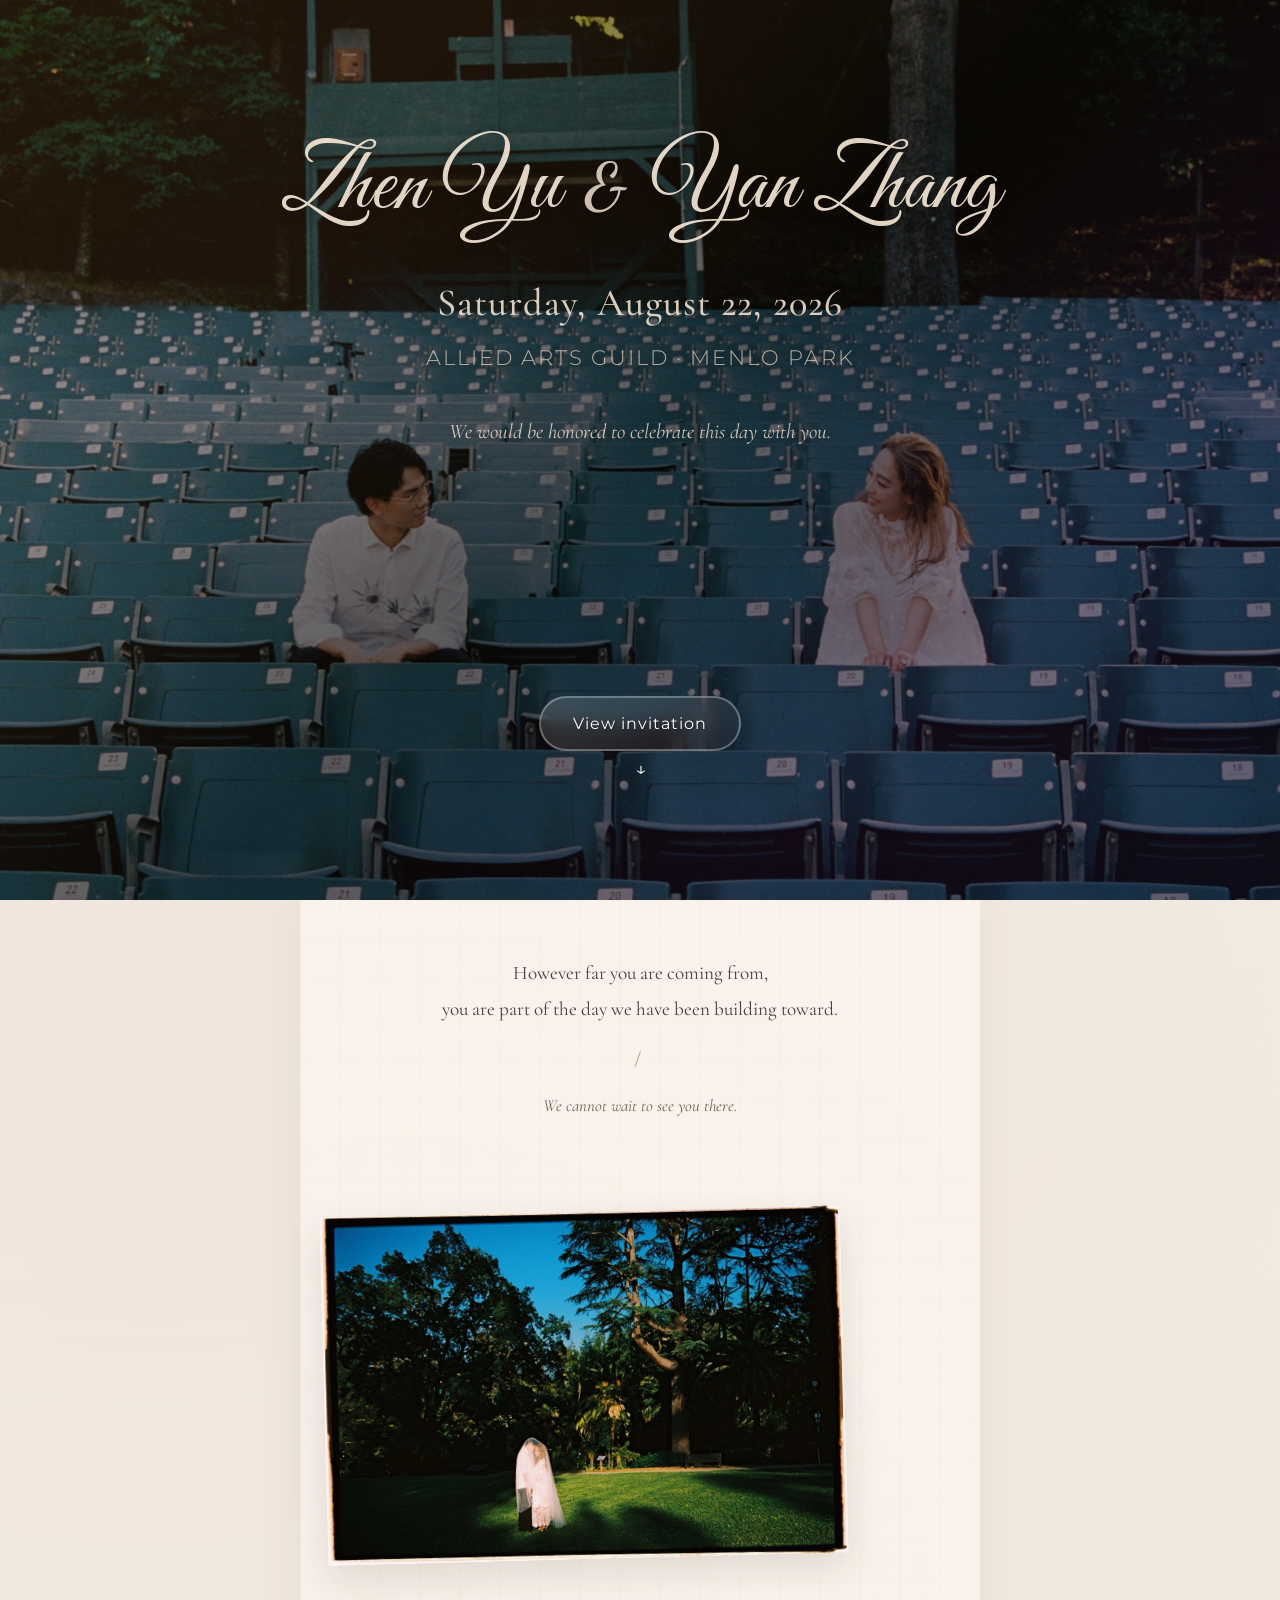
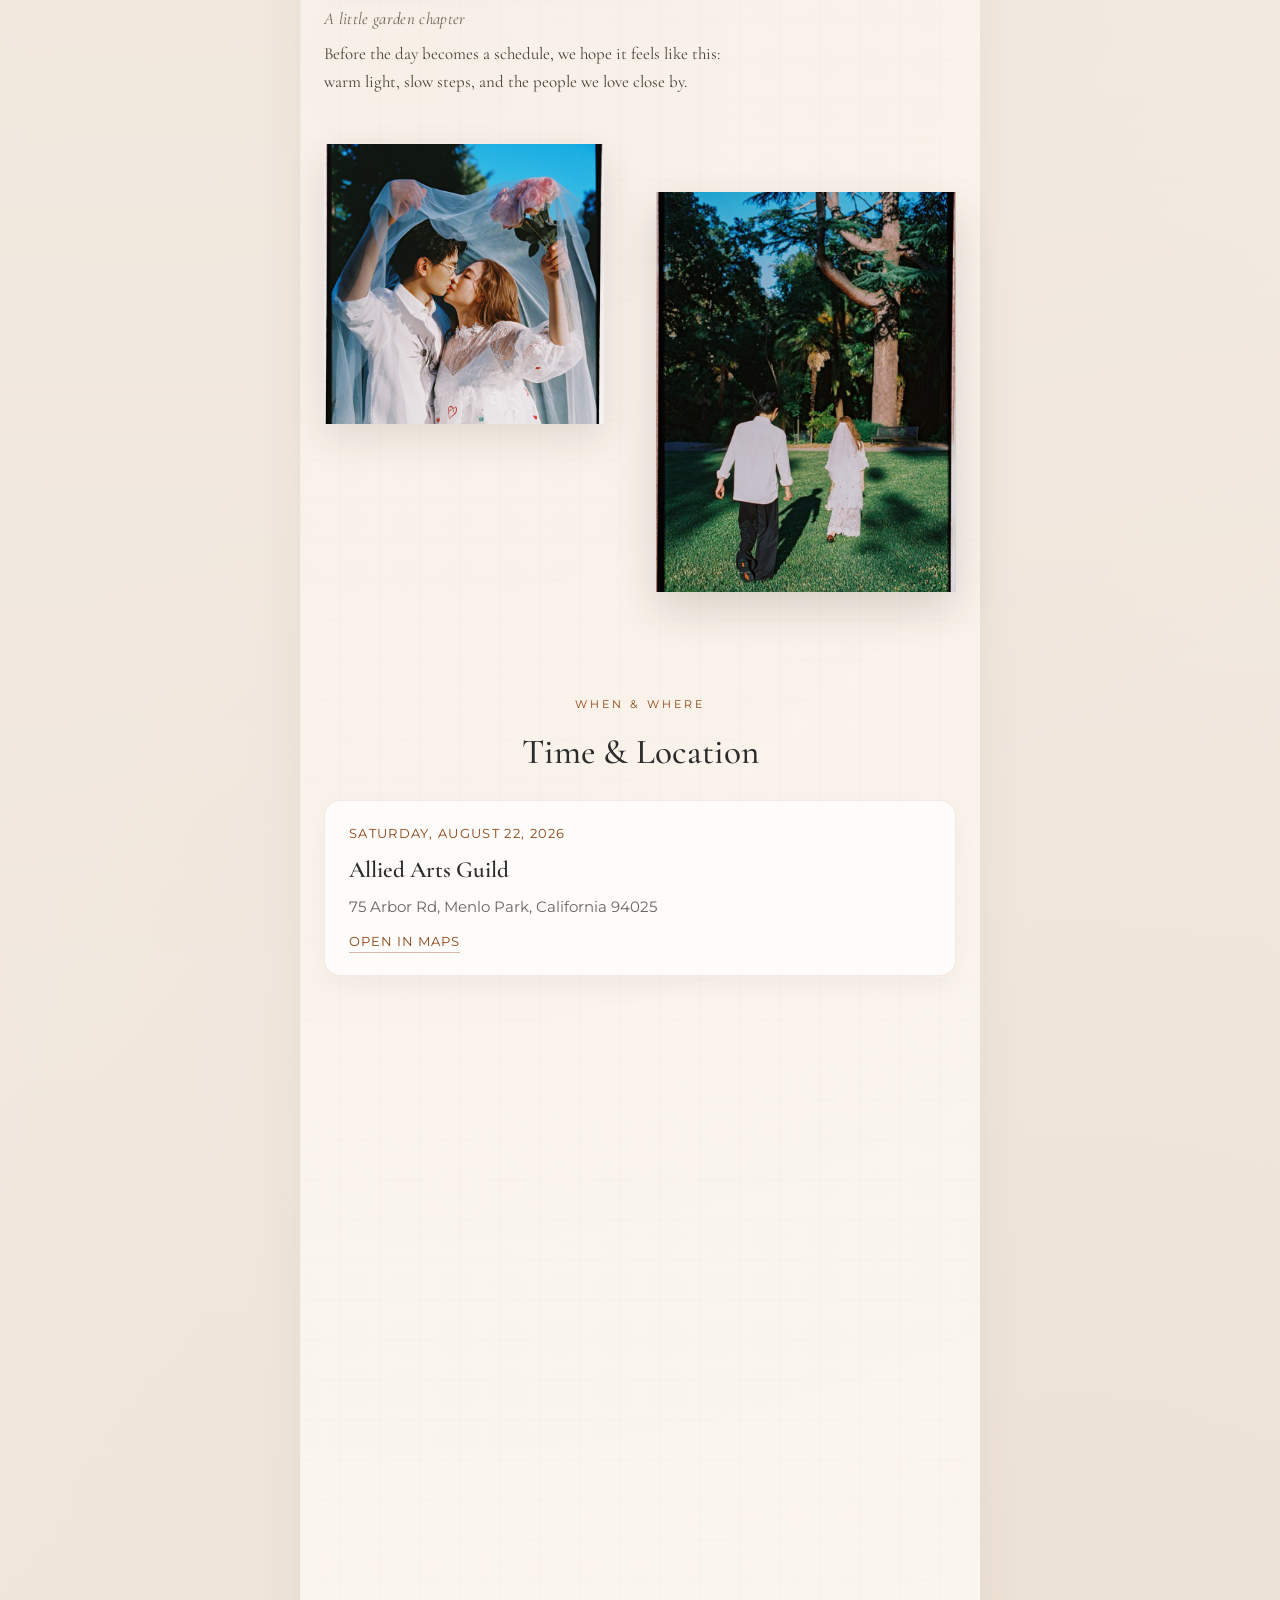
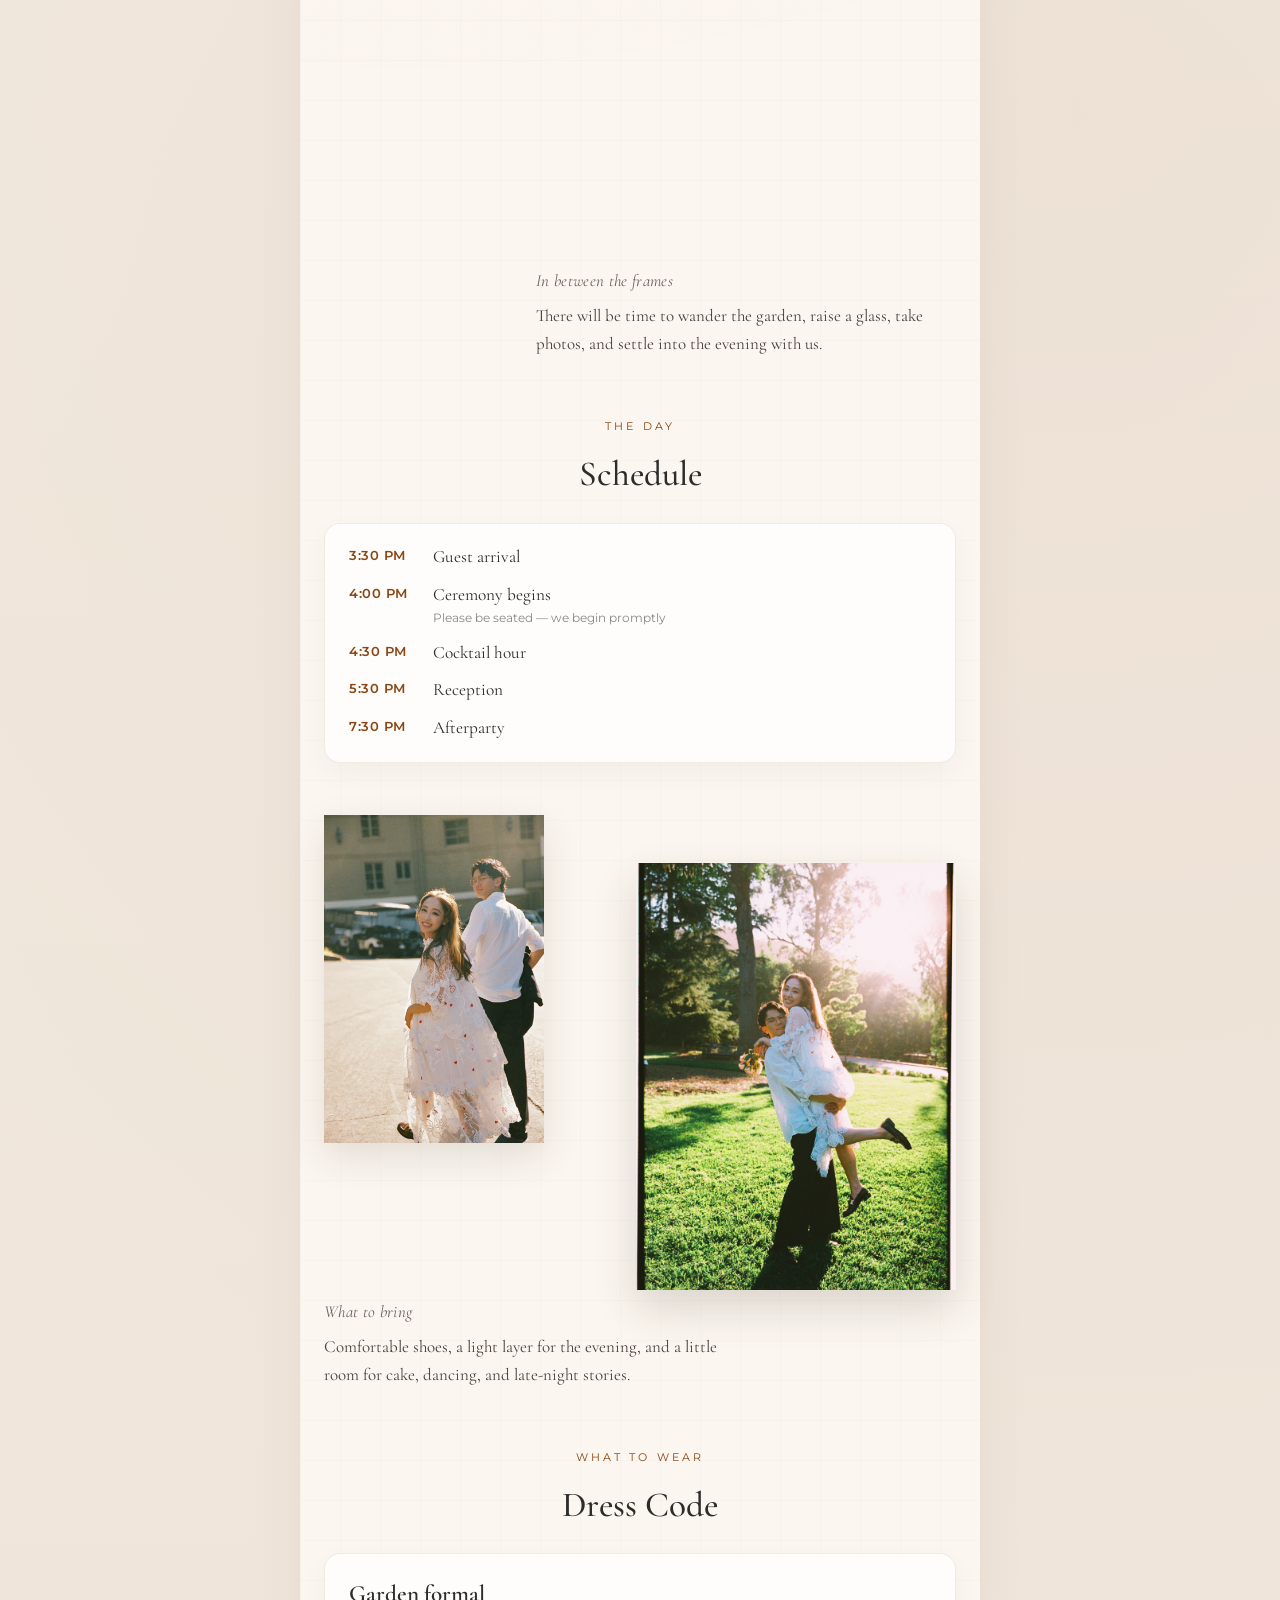
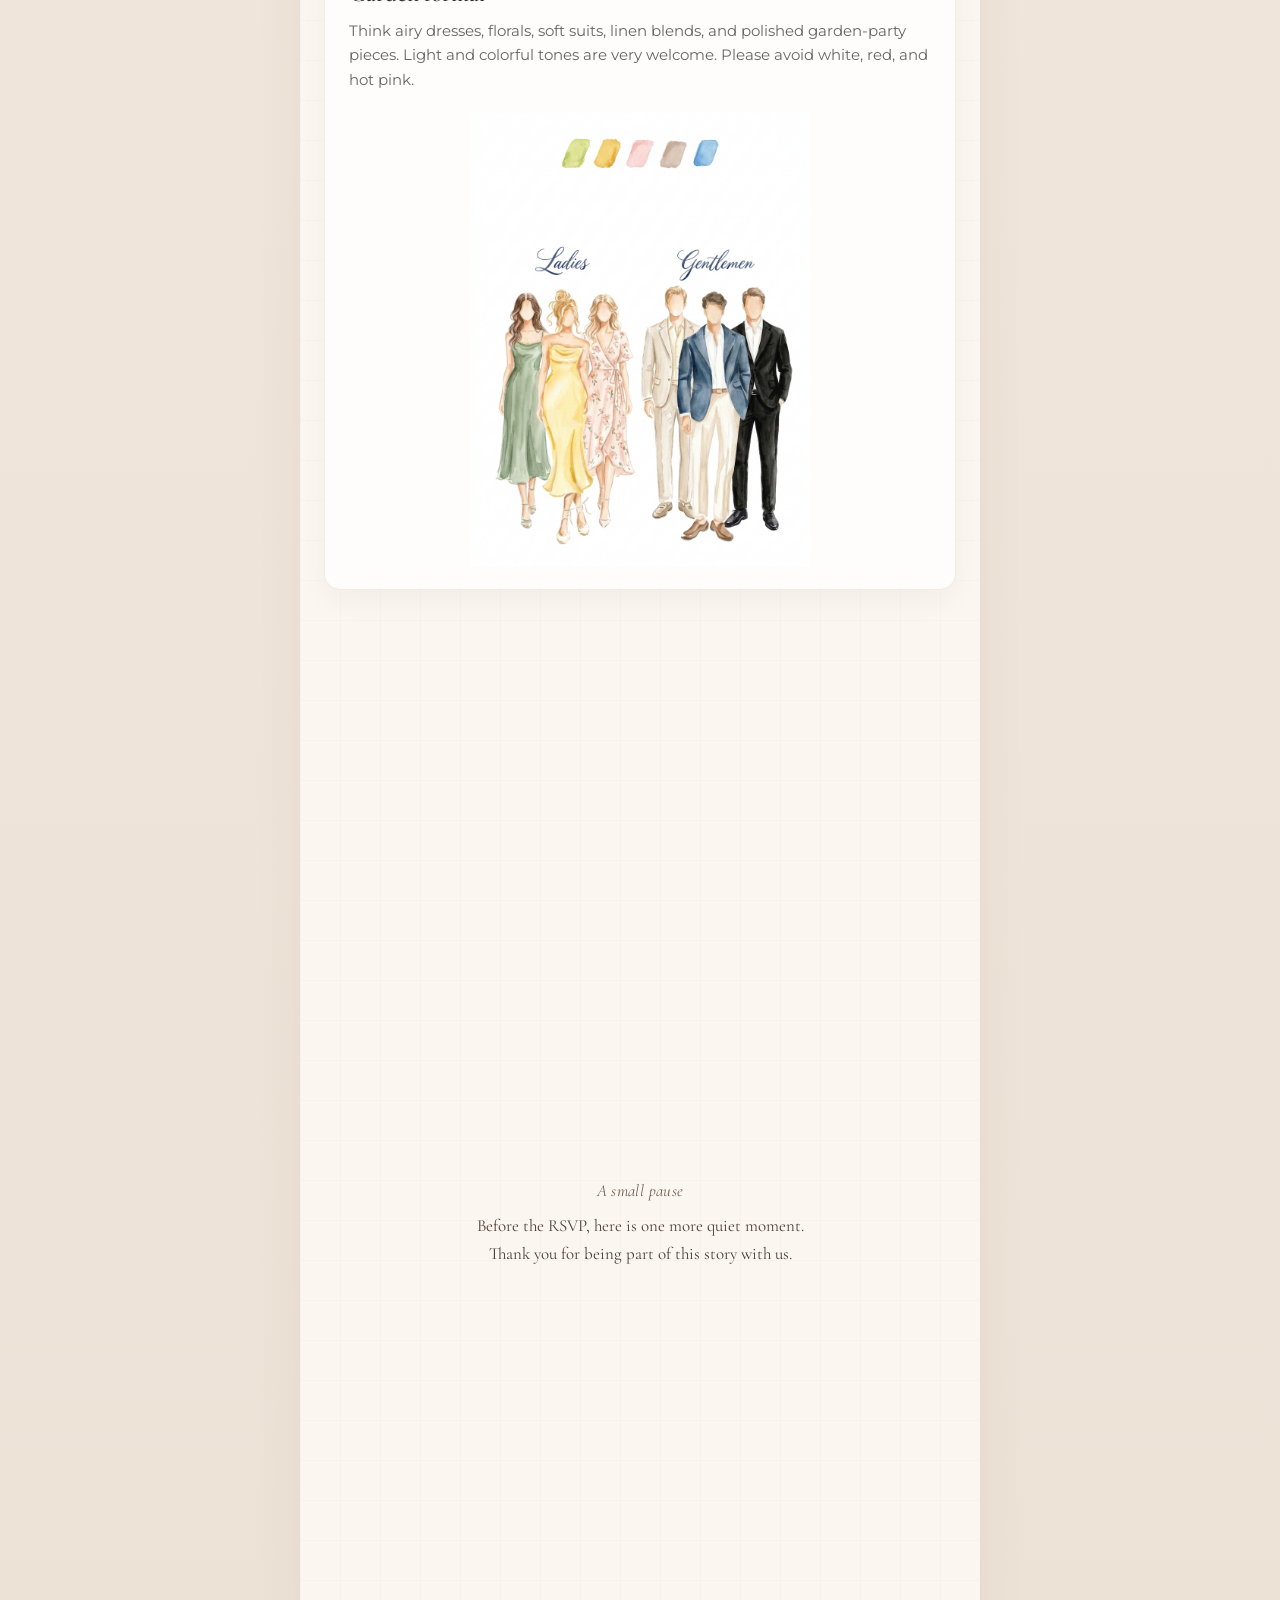
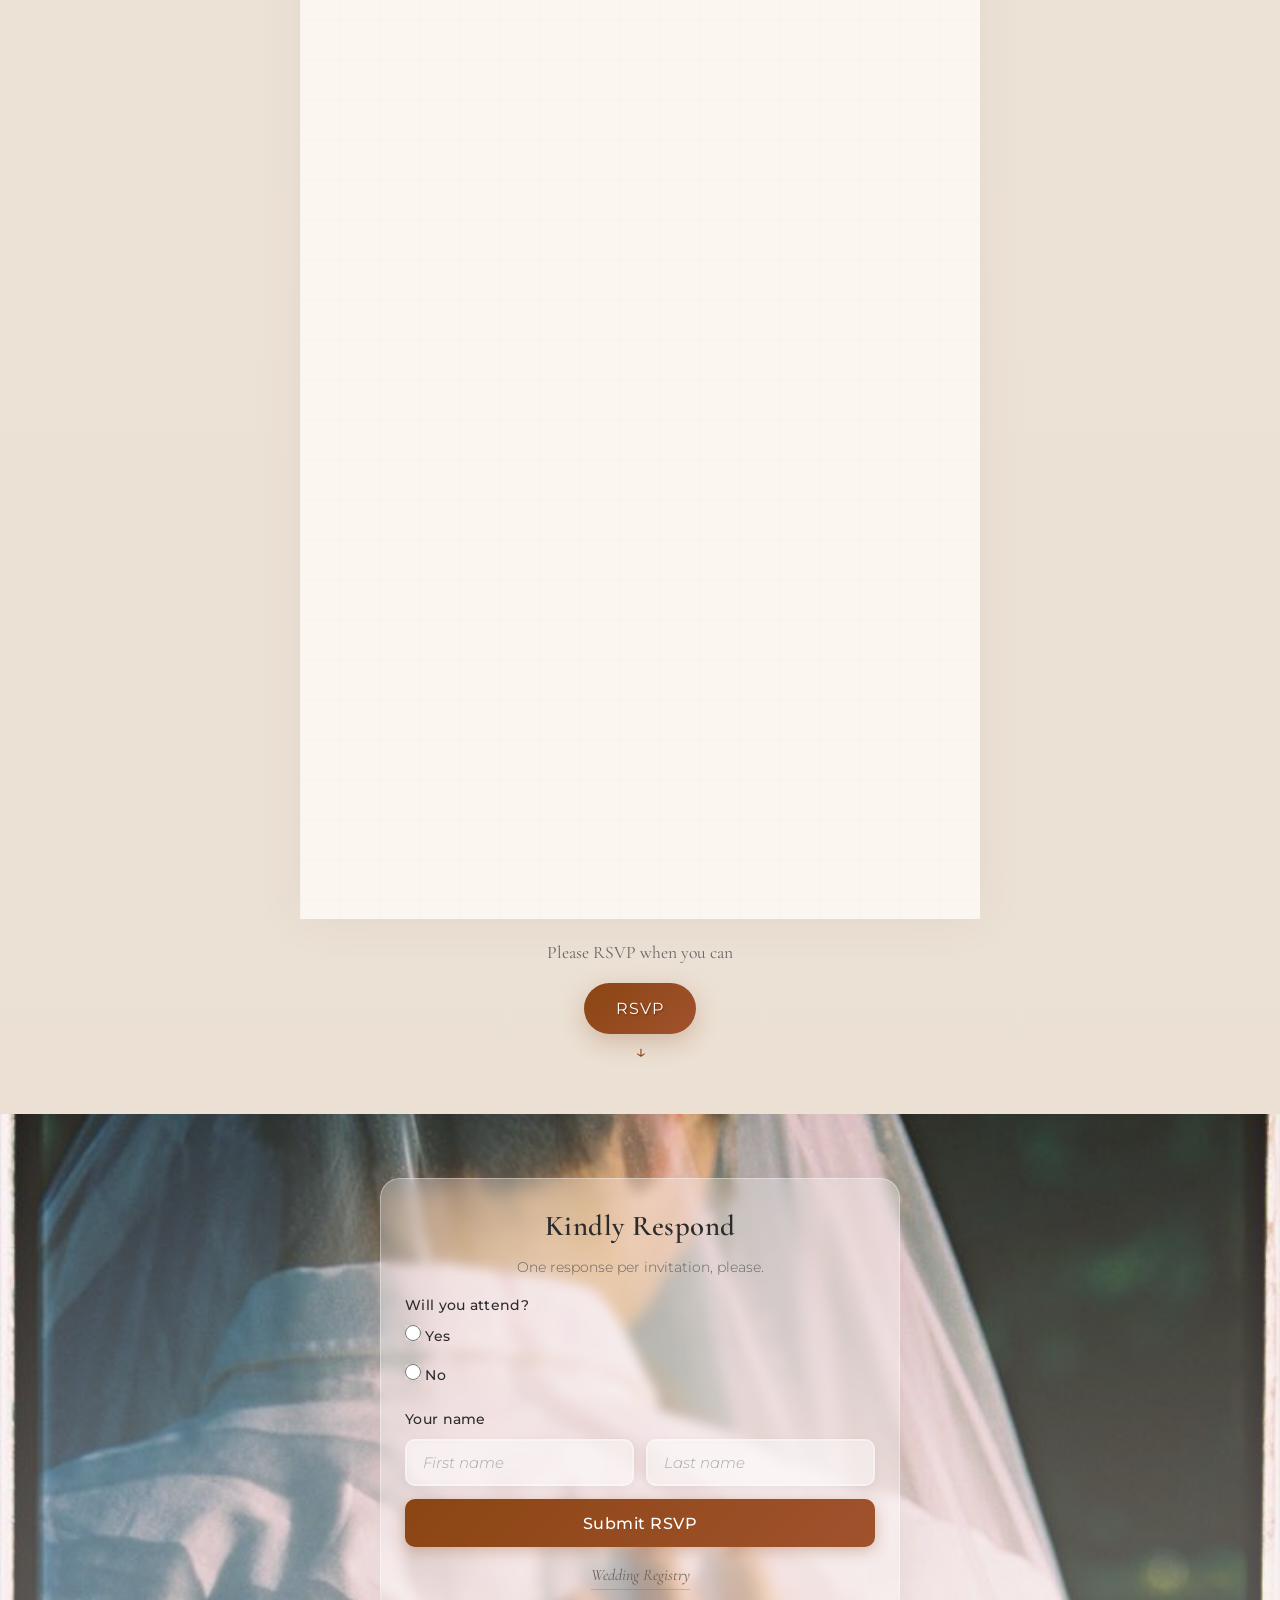
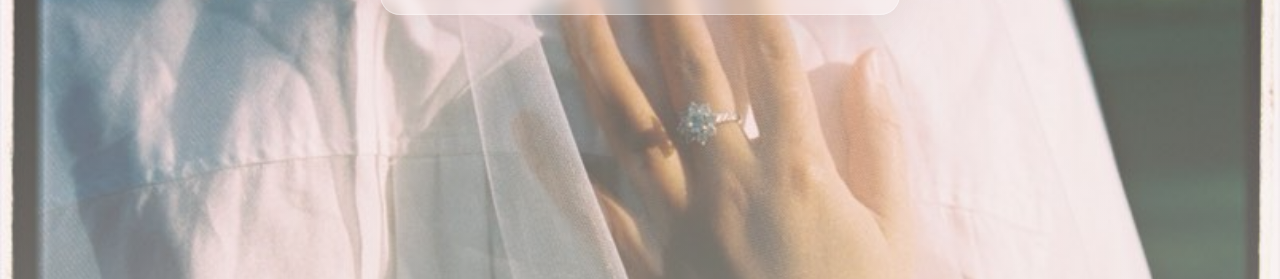
<file: index.html>
<!DOCTYPE html>
<html lang="en">
<head>
    <meta charset="UTF-8">
    <meta name="viewport" content="width=device-width, initial-scale=1.0">
    <title>Zhen Yu & Yan Zhang — Wedding RSVP</title>
    <link rel="preconnect" href="https://fonts.googleapis.com">
    <link rel="preconnect" href="https://fonts.gstatic.com" crossorigin>
    <link href="https://fonts.googleapis.com/css2?family=Cormorant+Garamond:ital,wght@0,300;0,400;0,500;0,600;0,700;1,300;1,400&family=Montserrat:ital,wght@0,200;0,300;0,400;0,500;0,600;1,200;1,300&family=Dancing+Script:wght@400;500;600;700&family=Great+Vibes&display=swap" rel="stylesheet">
    <link rel="stylesheet" href="assets/css/style.css">
    <link rel="stylesheet" href="assets/css/rsvp.css">
</head>
<body class="rsvp-page">
    <section class="hero rsvp-hero">
        <div class="hero-overlay"></div>
        <div class="hero-content">
            <div class="hero-intro">
                <div class="hero-text">
                    <div class="couple-names">
                        <span class="name">Zhen Yu</span>
                        <span class="ampersand">&</span>
                        <span class="name">Yan Zhang</span>
                    </div>
                    <div class="wedding-details">
                        <div class="date">Saturday, August 22, 2026</div>
                        <div class="location">Allied Arts Guild <span class="location-separator">·</span> <span class="location-city">Menlo Park</span></div>
                    </div>
                </div>
                <p class="invitation-text">We would be honored to celebrate this day with you.</p>
            </div>
            <div class="hero-button">
                <div class="scroll-cta">
                    <button class="scroll-button" onclick="scrollToSection('invitation-paper')">
                        <span>View invitation</span>
                    </button>
                    <div class="scroll-arrow" aria-hidden="true">↓</div>
                </div>
            </div>
        </div>
    </section>

    <main class="invitation-paper" id="invitation-paper">
        <section class="letter-block">
            <p class="letter-line">However far you are coming from,</p>
            <p class="letter-line">you are part of the day we have been building toward.</p>
            <p class="letter-slash">/</p>
            <p class="letter-en">We cannot wait to see you there.</p>
        </section>

        <div class="photo-group photo-group--outdoor" aria-hidden="true">
            <figure class="scatter scatter-solo scatter-solo--left scatter-solo--landscape">
                <img src="assets/images/wedding/04-outdoor-park-veil-bench.jpg" alt="">
            </figure>
            <section class="mini-note">
                <p class="mini-note__eyebrow">A little garden chapter</p>
                <p>Before the day becomes a schedule, we hope it feels like this: warm light, slow steps, and the people we love close by.</p>
            </section>
            <div class="scatter stagger-pair stagger-pair--mixed">
                <img class="scatter-photo scatter-photo--landscape scatter-photo--left" src="assets/images/wedding/05-outdoor-veil-spread-bench.jpg" alt="">
                <img class="scatter-photo scatter-photo--small scatter-photo--right" src="assets/images/wedding/02-outdoor-walking-away.jpg" alt="">
            </div>
        </div>

        <section class="info-section" id="when-where">
            <div class="section-label">When &amp; Where</div>
            <h2 class="info-title">Time &amp; Location</h2>
            <div class="info-card">
                <p class="info-lead">Saturday, August 22, 2026</p>
                <p class="info-name">Allied Arts Guild</p>
                <p class="info-body">75 Arbor Rd, Menlo Park, California 94025</p>
                <a class="map-link" href="https://maps.google.com/?q=Allied+Arts+Guild+75+Arbor+Rd+Menlo+Park+CA" target="_blank" rel="noopener noreferrer">Open in Maps</a>
            </div>
        </section>

        <div class="photo-group photo-group--bright" aria-hidden="true">
            <div class="scatter editorial-collage">
                <div class="editorial-collage__cluster editorial-collage__cluster--left">
                    <figure class="editorial-collage__polaroid">
                        <img src="assets/images/wedding/18-moody-doorway-portrait.jpg" alt="">
                    </figure>
                    <figure class="editorial-collage__tile editorial-collage__tile--doorway">
                        <img src="assets/images/wedding/17-moody-groom-doorway.jpg" alt="">
                    </figure>
                </div>
                <div class="editorial-collage__cluster editorial-collage__cluster--right">
                    <figure class="editorial-collage__tile editorial-collage__tile--arch">
                        <img src="assets/images/wedding/15-bright-pillar-ferns.jpg" alt="">
                    </figure>
                    <figure class="editorial-collage__tile editorial-collage__tile--ferns editorial-collage__tile--film">
                        <img src="assets/images/wedding/14-bright-sunlit-arch.jpg" alt="">
                    </figure>
                </div>
            </div>
        </div>

        <section class="mini-note mini-note--right">
            <p class="mini-note__eyebrow">In between the frames</p>
            <p>There will be time to wander the garden, raise a glass, take photos, and settle into the evening with us.</p>
        </section>

        <section class="info-section" id="schedule">
            <div class="section-label">The day</div>
            <h2 class="info-title">Schedule</h2>
            <div class="info-card">
                <ul class="schedule-list">
                    <li>
                        <span class="schedule-time">3:30 PM</span>
                        <span class="schedule-event">Guest arrival</span>
                    </li>
                    <li>
                        <span class="schedule-time">4:00 PM</span>
                        <span class="schedule-event">
                            Ceremony begins
                            <span class="note">Please be seated — we begin promptly</span>
                        </span>
                    </li>
                    <li>
                        <span class="schedule-time">4:30 PM</span>
                        <span class="schedule-event">Cocktail hour</span>
                    </li>
                    <li>
                        <span class="schedule-time">5:30 PM</span>
                        <span class="schedule-event">Reception</span>
                    </li>
                    <li>
                        <span class="schedule-time">7:30 PM</span>
                        <span class="schedule-event">Afterparty</span>
                    </li>
                </ul>
            </div>
        </section>

        <div class="photo-group photo-group--outdoor" aria-hidden="true">
            <div class="scatter stagger-pair">
                <img class="scatter-photo scatter-photo--small scatter-photo--left" src="assets/images/wedding/16-bright-walking-hearts.jpg" alt="">
                <img class="scatter-photo scatter-photo--tall scatter-photo--right" src="assets/images/wedding/01-hero-park-veil-wide.jpg" alt="">
            </div>
        </div>

        <section class="mini-note">
            <p class="mini-note__eyebrow">What to bring</p>
            <p>Comfortable shoes, a light layer for the evening, and a little room for cake, dancing, and late-night stories.</p>
        </section>

        <section class="info-section" id="dress-code">
            <div class="section-label">What to wear</div>
            <h2 class="info-title">Dress Code</h2>
            <div class="info-card">
                <p class="info-name">Garden formal</p>
                <p class="info-body">Think airy dresses, florals, soft suits, linen blends, and polished garden-party pieces. Light and colorful tones are very welcome. Please avoid white, red, and hot pink.</p>
                <figure class="dress-code-image">
                    <img src="assets/images/wedding/dress-code.png" alt="Garden formal dress code">
                </figure>
            </div>
        </section>

        <div class="photo-group photo-group--outdoor" aria-hidden="true">
            <figure class="scatter wide-moment">
                <img src="assets/images/wedding/20-detail-hands-rings-bw.jpg" alt="">
                <figcaption>Wherever we go next, take my hand.</figcaption>
            </figure>
        </div>

        <section class="mini-note mini-note--center">
            <p class="mini-note__eyebrow">A small pause</p>
            <p class="mini-note__line">Before the RSVP, here is one more quiet moment.</p>
            <p class="mini-note__line">Thank you for being part of this story with us.</p>
        </section>

        <div class="photo-group photo-group--detail" aria-hidden="true">
            <div class="scatter detail-trio">
                <img class="scatter-photo detail-trio__hero" src="assets/images/wedding/07-outdoor-cedar-embrace.jpg" alt="">
                <div class="detail-trio__overlap">
                    <img class="scatter-photo detail-trio__hands" src="assets/images/wedding/21-detail-hands-flowers.jpg" alt="">
                    <img class="scatter-photo detail-trio__side" src="assets/images/wedding/12-detail-veil-roses-green.jpg" alt="">
                </div>
            </div>
        </div>
    </main>

    <section class="rsvp-cta">
        <p class="rsvp-cta-text">Please RSVP when you can</p>
        <div class="scroll-cta">
            <button class="scroll-button rsvp-cta-btn" onclick="scrollToRsvpForm()">
                <span>RSVP</span>
            </button>
            <div class="scroll-arrow scroll-arrow--cta" aria-hidden="true">↓</div>
        </div>
    </section>

    <section class="form-section rsvp-form-section" id="form-section">
        <div class="form-content">
            <div class="form-header">
                <h2>Kindly Respond</h2>
                <p>One response per invitation, please.</p>
            </div>

            <div class="form-container">
                <form class="wedding-form" id="rsvpForm" method="POST" target="hidden_iframe">
                    <div class="form-group">
                        <label>Will you attend?</label>
                        <div class="radio-group">
                            <label class="radio-item">
                                <input type="radio" name="attending" value="Yes" required>
                                <span>Yes</span>
                            </label>
                            <label class="radio-item">
                                <input type="radio" name="attending" value="No">
                                <span>No</span>
                            </label>
                        </div>
                    </div>

                    <div class="form-group">
                        <label>Your name</label>
                        <div class="name-fields">
                            <input type="text" id="firstName" required placeholder="First name" autocomplete="given-name">
                            <input type="text" id="lastName" required placeholder="Last name" autocomplete="family-name">
                        </div>
                        <input type="hidden" id="yourName">
                    </div>

                    <div id="attendingDetails" hidden>
                        <div class="form-group">
                            <label class="checkbox-item">
                                <input type="checkbox" id="bringingPartner">
                                <span>I'm bringing my partner</span>
                            </label>
                        </div>

                        <div class="form-group partner-group" id="partnerGroup" hidden>
                            <label>Partner's name</label>
                            <div class="name-fields">
                                <input type="text" id="partnerFirstName" placeholder="First name" autocomplete="given-name">
                                <input type="text" id="partnerLastName" placeholder="Last name" autocomplete="family-name">
                            </div>
                            <input type="hidden" id="partnerName">
                        </div>

                        <div class="form-group">
                            <label for="notes">Notes <span class="label-optional">(optional)</span></label>
                            <textarea id="notes" rows="3" placeholder="Dietary restrictions, accessibility needs, or a note for us"></textarea>
                        </div>
                    </div>

                    <input type="hidden" name="fvv" value="1">
                    <input type="hidden" name="pageHistory" value="0">
                    <input type="hidden" name="submissionTimestamp" value="">

                    <button type="submit" class="submit-btn">
                        <span class="btn-text">Submit RSVP</span>
                        <span class="btn-loading" style="display: none;">Sending...</span>
                    </button>
                    <a class="gift-quiet-link gift-quiet-link--form" href="gifts.html">Wedding Registry</a>
                </form>

                <div class="success-message" id="successMessage" style="display: none;">
                    <div class="success-content">
                        <div class="success-icon">✨</div>
                        <h3>Thank you!</h3>
                        <p id="successText">We've received your RSVP.</p>
                        <div class="success-gift-note" id="successGiftNote">
                            <p>Your presence is the greatest gift. If you wish to honor us further, a contribution toward our future adventures together would mean so much.</p>
                            <a href="gifts.html">View wedding registry</a>
                        </div>
                    </div>
                </div>

                <iframe name="hidden_iframe" id="hidden_iframe" style="display:none;"></iframe>
            </div>
        </div>
    </section>

    <script src="assets/js/rsvp.js"></script>
    <script>
    (function () {
        const host = location.hostname;
        if (host !== 'localhost' && host !== '127.0.0.1' && !/^192\.168\./.test(host)) return;

        const watch = ['/', '/assets/css/rsvp.css', '/assets/css/style.css', '/assets/js/rsvp.js'];
        let sig = '';

        async function checkForChanges() {
            try {
                const parts = await Promise.all(watch.map((url) =>
                    fetch(url, { cache: 'no-store' }).then((res) =>
                        `${url}:${res.headers.get('last-modified') || res.status}`
                    )
                ));
                const next = parts.join('|');
                if (sig && sig !== next) location.reload();
                sig = next;
            } catch (_) {}
        }

        setInterval(checkForChanges, 800);
        checkForChanges();
    })();
    </script>
</body>
</html>
</file>
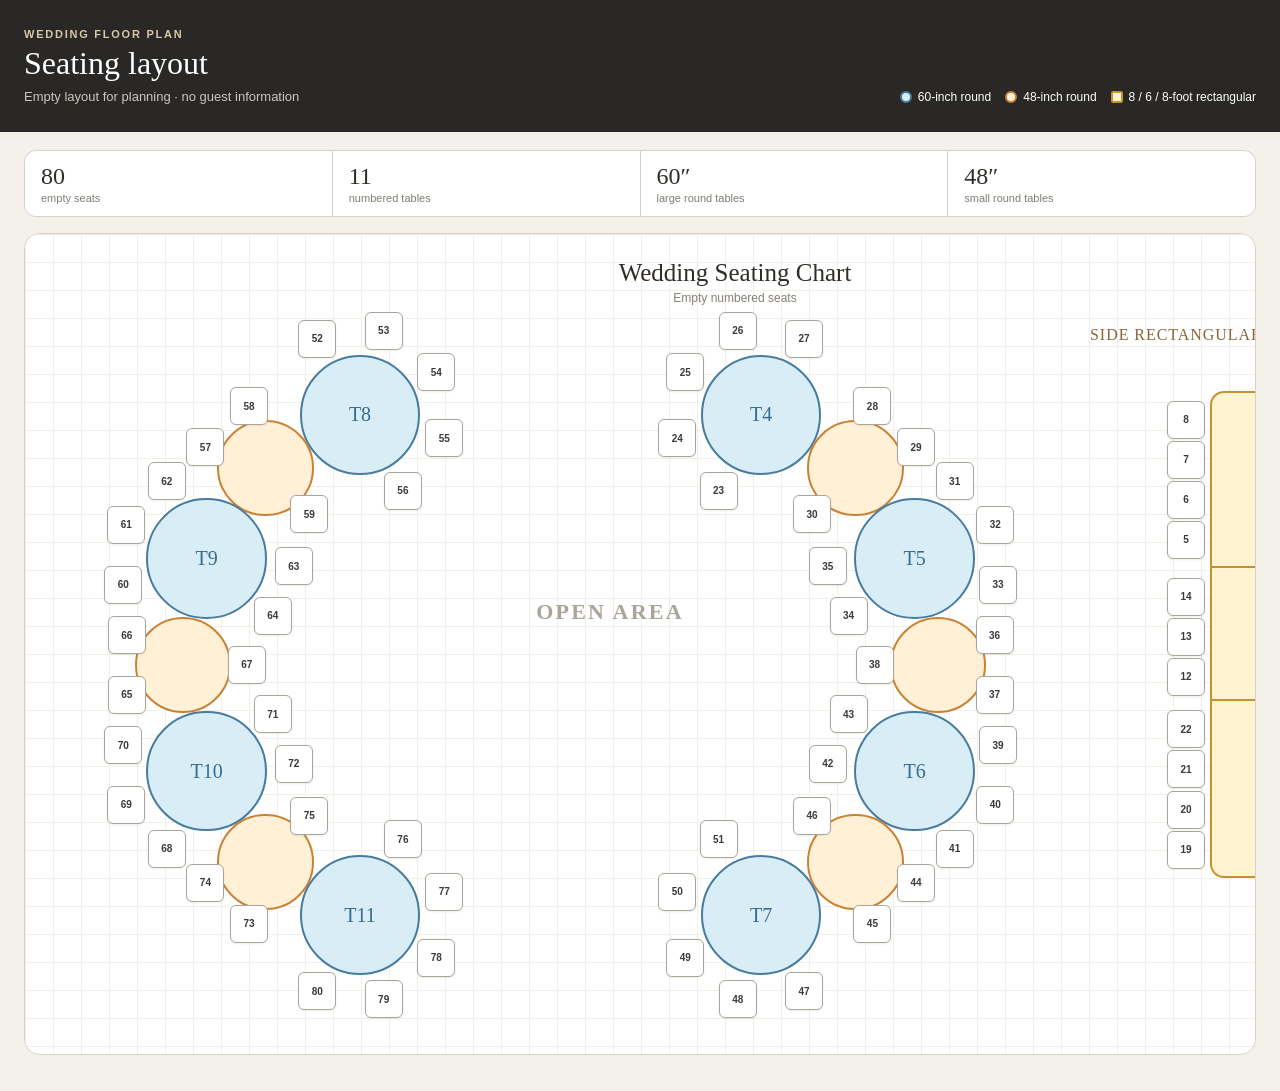
<file: seating/index.html>
<!doctype html>
<html lang="en">
  <head>
    <meta charset="UTF-8" />
    <meta name="viewport" content="width=device-width, initial-scale=1" />
    <meta name="robots" content="noindex, nofollow" />
    <title>Wedding Seating Layout</title>
    <link rel="stylesheet" href="./seating.css" />
  </head>
  <body>
    <header class="page-header">
      <div>
        <p class="eyebrow">WEDDING FLOOR PLAN</p>
        <h1>Seating layout</h1>
        <p>Empty layout for planning · no guest information</p>
      </div>
      <div class="legend" aria-label="Table size legend">
        <span><i class="large-dot"></i>60-inch round</span>
        <span><i class="small-dot"></i>48-inch round</span>
        <span><i class="rect-dot"></i>8 / 6 / 8-foot rectangular</span>
      </div>
    </header>

    <main>
      <section class="summary" aria-label="Layout summary">
        <div><strong>80</strong><span>empty seats</span></div>
        <div><strong>11</strong><span>numbered tables</span></div>
        <div><strong>60″</strong><span>large round tables</span></div>
        <div><strong>48″</strong><span>small round tables</span></div>
      </section>

      <div class="plan-scroll">
        <section id="floor-plan" class="floor-plan" aria-label="Empty wedding seating floor plan">
          <div class="plan-title">
            <strong>Wedding Seating Chart</strong>
            <span>Empty numbered seats</span>
          </div>
          <div class="open-area">
            <strong>OPEN AREA</strong>
          </div>
          <div class="side-table-label">SIDE RECTANGULAR TABLES</div>
        </section>
      </div>
    </main>

    <script type="module" src="./seating.js"></script>
  </body>
</html>
</file>
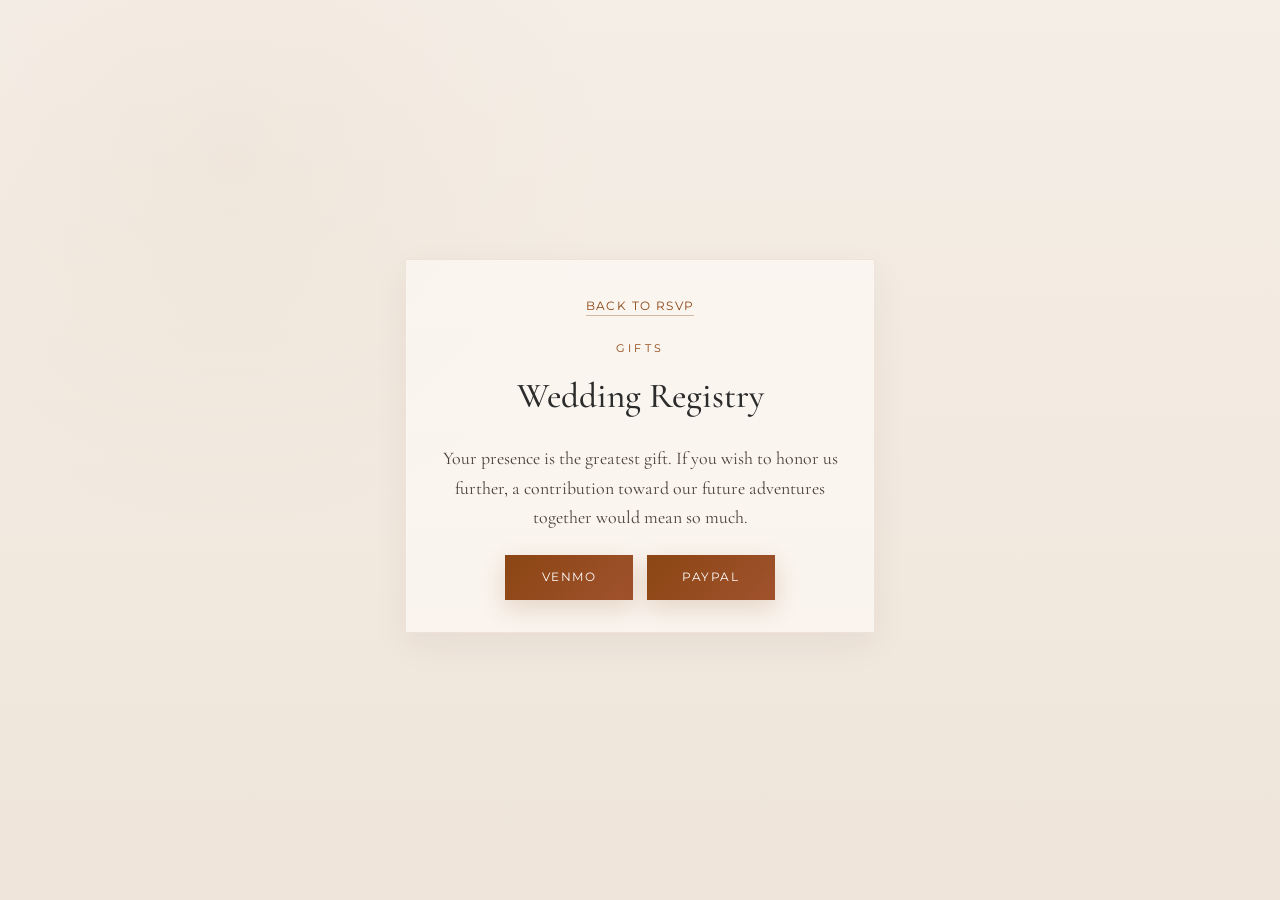
<file: gifts.html>
<!DOCTYPE html>
<html lang="en">
<head>
    <meta charset="UTF-8">
    <meta name="viewport" content="width=device-width, initial-scale=1.0">
    <title>Zhen Yu & Yan Zhang — Wedding Registry</title>
    <link rel="preconnect" href="https://fonts.googleapis.com">
    <link rel="preconnect" href="https://fonts.gstatic.com" crossorigin>
    <link href="https://fonts.googleapis.com/css2?family=Cormorant+Garamond:ital,wght@0,300;0,400;0,500;0,600;0,700;1,300;1,400&family=Montserrat:ital,wght@0,200;0,300;0,400;0,500;0,600;1,200;1,300&family=Dancing+Script:wght@400;500;600;700&family=Great+Vibes&display=swap" rel="stylesheet">
    <link rel="stylesheet" href="assets/css/style.css">
    <link rel="stylesheet" href="assets/css/rsvp.css">
</head>
<body class="rsvp-page gift-page">
    <main class="gift-section">
        <div class="gift-card">
            <a class="gift-back-link" href="index.html">Back to RSVP</a>
            <section class="gift-rsvp-response" id="giftRsvpResponse" hidden>
                <div class="success-icon">✨</div>
                <h2>Thank you!</h2>
                <p>We've received your RSVP and can't wait to celebrate with you.</p>
            </section>
            <div class="section-label">Gifts</div>
            <h1 class="info-title">Wedding Registry</h1>
            <p>Your presence is the greatest gift. If you wish to honor us further, a contribution toward our future adventures together would mean so much.</p>
            <div class="gift-actions" aria-label="Honeymoon fund payment options">
                <a class="gift-button" href="https://venmo.com/u/SunFr-Zhang" target="_blank" rel="noopener noreferrer">Venmo</a>
                <a class="gift-button" href="https://www.paypal.me/yansunfr" target="_blank" rel="noopener noreferrer">PayPal</a>
            </div>
        </div>
    </main>
    <script>
    (function () {
        const params = new URLSearchParams(window.location.search);
        if (params.get('rsvp') === 'yes') {
            document.getElementById('giftRsvpResponse').hidden = false;
        }
    })();
    </script>
</body>
</html>
</file>
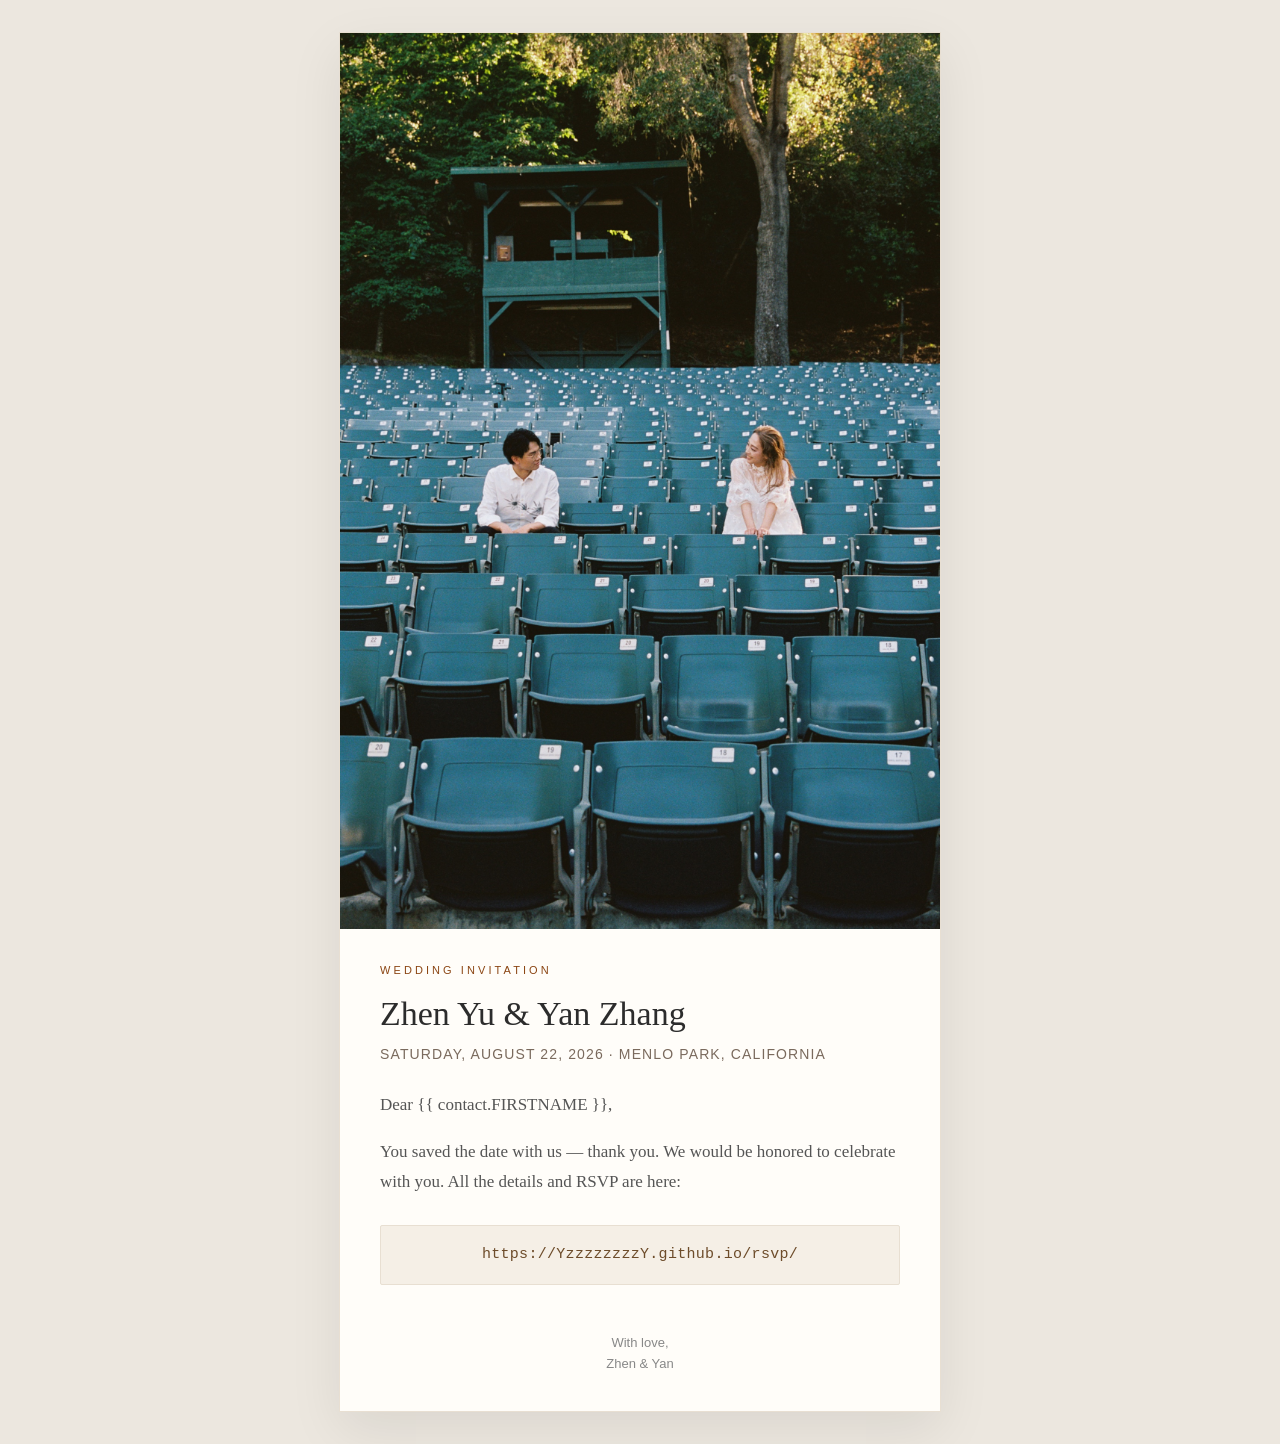
<file: email/invitation.html>
<!DOCTYPE html>
<html lang="en">
<head>
    <meta charset="UTF-8">
    <meta name="viewport" content="width=device-width, initial-scale=1.0">
    <title>Wedding Invitation Email Preview</title>
    <style>
        body {
            margin: 0;
            padding: 32px 16px;
            background: #ece7df;
            font-family: Georgia, "Times New Roman", serif;
        }

        .email-wrap {
            max-width: 600px;
            margin: 0 auto;
            background: #fffdf9;
            border: 1px solid #e8dfd2;
            box-shadow: 0 18px 50px rgba(0,0,0,0.08);
        }

        .email-hero img {
            display: block;
            width: 100%;
            height: auto;
        }

        .email-body {
            padding: 36px 40px 40px;
            color: #3a3a3a;
        }

        .eyebrow {
            font: 11px/1 Arial, sans-serif;
            letter-spacing: 0.28em;
            text-transform: uppercase;
            color: #8B4513;
            margin-bottom: 18px;
        }

        h1 {
            margin: 0 0 10px;
            font-size: 34px;
            font-weight: 400;
            line-height: 1.15;
            color: #2c2c2c;
        }

        .date-line {
            margin: 0 0 24px;
            font: 14px/1.6 Arial, sans-serif;
            letter-spacing: 0.08em;
            text-transform: uppercase;
            color: #7a6a5d;
        }

        p {
            margin: 0 0 18px;
            font-size: 17px;
            line-height: 1.75;
            color: #555;
        }

        .invite-link-wrap {
            margin: 28px 0 8px;
            padding: 18px 22px;
            text-align: center;
            background: #f5efe6;
            border: 1px solid #e8dfd2;
            border-radius: 2px;
        }

        .invite-link {
            display: inline-block;
            font: 15px/1.5 "SF Mono", "Menlo", "Consolas", "Courier New", monospace;
            letter-spacing: 0.02em;
            color: #6d4c2a !important;
            text-decoration: none;
            word-break: break-all;
        }

        .invite-link:hover {
            color: #8B4513 !important;
        }

        .footer {
            padding: 0 40px 36px;
            font: 13px/1.6 Arial, sans-serif;
            color: #888;
            text-align: center;
        }
    </style>
</head>
<body>
    <div class="email-wrap">
        <div class="email-hero">
            <img src="https://yzzzzzzzzy.github.io/rsvp/assets/images/hero-candidates/r13.jpg" alt="Zhen Yu and Yan Zhang">
        </div>

        <div class="email-body">
            <div class="eyebrow">Wedding Invitation</div>
            <h1>Zhen Yu &amp; Yan Zhang</h1>
            <p class="date-line">Saturday, August 22, 2026 · Menlo Park, California</p>

            <p>Dear {{ contact.FIRSTNAME }},</p>

            <p>
                You saved the date with us — thank you. We would be honored to celebrate
                with you. All the details and RSVP are here:
            </p>

            <div
                class="invite-link-wrap"
                style="margin:28px 0 8px;padding:18px 22px;text-align:center;background:#f5efe6;border:1px solid #e8dfd2;border-radius:2px;"
            >
                <a
                    class="invite-link"
                    href="https://yzzzzzzzzy.github.io/rsvp/"
                    style="display:inline-block;font:15px/1.5 Menlo,Consolas,'Courier New',monospace;letter-spacing:0.02em;color:#6d4c2a;text-decoration:none;"
                >https://YzzzzzzzzY.github.io/rsvp/</a>
            </div>
        </div>

        <div class="footer">
            With love,<br>
            Zhen &amp; Yan
        </div>
    </div>
</body>
</html>
</file>
<file: assets/css/style.css>
/* Reset and Base Styles */
* {
    margin: 0;
    padding: 0;
    box-sizing: border-box;
}

html {
    scroll-behavior: smooth;
}

body {
    font-family: 'Montserrat', sans-serif;
    line-height: 1.6;
    color: #333;
    overflow-x: hidden;
}

/* Container for ultra-wide screens */
.main-container {
    max-width: 1400px;
    margin: 0 auto;
    position: relative;
}

/* Hero Section */
.hero {
    height: 100vh;
    position: relative;
    background: linear-gradient(135deg, rgba(0,0,0,0.4), rgba(0,0,0,0.6)), 
                url('../images/hero-landscape.jpg') center/cover no-repeat;
    display: flex;
    align-items: center;
    justify-content: center;
    text-align: center;
    color: white;
    max-width: 1400px;
    margin: 0 auto;
}

.hero-overlay {
    position: absolute;
    top: 0;
    left: 0;
    right: 0;
    bottom: 0;
    background: linear-gradient(
        135deg, 
        rgba(139, 69, 19, 0.15) 0%, 
        rgba(160, 82, 45, 0.1) 25%,
        rgba(0, 0, 0, 0.3) 50%,
        rgba(75, 0, 130, 0.1) 75%,
        rgba(25, 25, 112, 0.15) 100%
    );
}

.hero-content {
    position: relative;
    z-index: 2;
    max-width: 800px;
    padding: 2rem;
    animation: fadeInUp 1.5s ease-out;
    display: flex;
    flex-direction: column;
    justify-content: space-between;
    height: 100vh;
    padding-top: 15vh;
    padding-bottom: 10vh;
}

.save-the-date-text {
    font-family: 'Montserrat', sans-serif;
    font-size: clamp(1.2rem, 4vw, 1.8rem);
    font-weight: 300;
    letter-spacing: 4px;
    text-transform: uppercase;
    margin-bottom: 2rem;
    opacity: 0.9;
    text-shadow: 2px 2px 4px rgba(0,0,0,0.3);
}

.couple-names {
    font-family: 'Great Vibes', cursive;
    font-size: clamp(3rem, 10vw, 5.5rem);
    font-weight: 400;
    margin-bottom: 2rem;
    line-height: 1.2;
    text-shadow: 3px 3px 6px rgba(0,0,0,0.4);
    color: #fff;
    display: flex;
    align-items: center;
    justify-content: center;
    flex-wrap: wrap;
}

.name {
    display: inline-block;
    position: relative;
}

.ampersand {
    font-family: 'Dancing Script', cursive;
    font-size: clamp(2.2rem, 7vw, 4rem);
    margin: 0 1.5rem;
    opacity: 0.9;
    font-weight: 600;
    text-shadow: 2px 2px 4px rgba(0,0,0,0.3);
    flex-shrink: 0;
}

.wedding-details {
    margin-bottom: 2.5rem;
}

.date {
    font-family: 'Cormorant Garamond', serif;
    font-size: clamp(1.6rem, 5vw, 2.4rem);
    font-weight: 500;
    margin-bottom: 0.5rem;
    color: #f8f8f8;
    letter-spacing: 1px;
    text-shadow: 2px 2px 4px rgba(0,0,0,0.3);
}

.location {
    font-family: 'Montserrat', sans-serif;
    font-size: clamp(1rem, 3vw, 1.3rem);
    font-weight: 300;
    letter-spacing: 2px;
    opacity: 0.9;
    text-transform: uppercase;
    text-shadow: 1px 1px 2px rgba(0,0,0,0.3);
}

.invitation-text {
    font-family: 'Cormorant Garamond', serif;
    font-size: clamp(1.1rem, 3vw, 1.3rem);
    font-weight: 400;
    line-height: 1.8;
    margin-bottom: 0;
    opacity: 0.95;
    max-width: 500px;
    margin-left: auto;
    margin-right: auto;
    font-style: italic;
    text-shadow: 1px 1px 2px rgba(0,0,0,0.3);
}

.hero-text {
    text-align: center;
}

.hero-button {
    text-align: center;
    align-self: center;
}

.scroll-cta {
    display: inline-flex;
    flex-direction: column;
    align-items: center;
    gap: 0.5rem;
}

.scroll-button {
    background: linear-gradient(135deg, rgba(255,255,255,0.15), rgba(255,255,255,0.05));
    border: 2px solid rgba(255,255,255,0.3);
    color: white;
    padding: 1rem 2rem;
    border-radius: 50px;
    cursor: pointer;
    font-family: 'Montserrat', sans-serif;
    font-size: 1rem;
    font-weight: 400;
    letter-spacing: 1px;
    transition: all 0.3s ease;
    backdrop-filter: blur(10px);
    text-shadow: 1px 1px 2px rgba(0,0,0,0.3);
    display: inline-flex;
    align-items: center;
    justify-content: center;
    text-align: center;
}

.scroll-button:hover {
    background: linear-gradient(135deg, rgba(255,255,255,0.25), rgba(255,255,255,0.15));
    border-color: rgba(255,255,255,0.5);
    transform: translateY(-2px);
    box-shadow: 0 10px 30px rgba(0,0,0,0.3);
}

.scroll-arrow {
    margin-top: 0;
    font-size: 1.2rem;
    line-height: 1;
    animation: bounce 2s infinite;
    pointer-events: none;
}

/* Form Section */
.form-section {
    min-height: 100vh;
    position: relative;
    background: linear-gradient(135deg, rgba(0,0,0,0.1), rgba(0,0,0,0.05)), 
                url('../images/form-landscape.jpg') center/cover no-repeat;
    display: flex;
    align-items: flex-end;
    justify-content: center;
    padding: 0;
    max-width: 1400px;
    margin: 0 auto;
}

/* Form overlay - only on bottom half */
.form-section::before {
    content: '';
    position: absolute;
    top: 50%;
    left: 0;
    right: 0;
    bottom: 0;
    background: linear-gradient(
        180deg, 
        rgba(0, 0, 0, 0.1) 0%,
        rgba(0, 0, 0, 0.3) 50%,
        rgba(0, 0, 0, 0.5) 100%
    );
    z-index: 1;
}

.form-content {
    position: relative;
    z-index: 2;
    max-width: 450px;
    width: 100%;
    background: rgba(255, 255, 255, 0.6);
    backdrop-filter: blur(6px);
    border-radius: 20px;
    padding: 1.5rem 1.5rem;
    margin: 1rem;
    margin-bottom: 2rem;
    box-shadow: 0 15px 50px rgba(0,0,0,0.1);
    animation: fadeInUp 1s ease-out;
    border: 1px solid rgba(255,255,255,0.3);
}

.form-header {
    text-align: center;
    margin-bottom: 1rem;
}

.form-header h2 {
    font-family: 'Cormorant Garamond', serif;
    font-size: clamp(1.4rem, 4vw, 1.8rem);
    font-weight: 600;
    color: #2c2c2c;
    margin-bottom: 0.5rem;
    letter-spacing: 0.5px;
}

.form-header p {
    font-family: 'Montserrat', sans-serif;
    font-size: 0.9rem;
    color: #666;
    line-height: 1.2;
    font-weight: 300;
}

.form-container {
    width: 100%;
}



/* Custom Wedding Form Styles */
.wedding-form {
    max-width: 500px;
    margin: 0 auto;
    text-align: left;
}

.form-group {
    margin-bottom: 0.8rem;
}

.form-group label {
    display: block;
    font-family: 'Montserrat', sans-serif;
    font-weight: 500;
    margin-bottom: 0.5rem;
    color: #2c2c2c;
    font-size: 0.9rem;
    letter-spacing: 0.3px;
}

.form-group input {
    width: 100%;
    padding: 0.75rem 1rem;
    border: 2px solid rgba(255,255,255,0.4);
    border-radius: 10px;
    font-size: 0.95rem;
    font-family: 'Montserrat', sans-serif;
    transition: all 0.3s ease;
    background: rgba(255, 255, 255, 0.3);
    backdrop-filter: blur(5px);
    color: #2c2c2c;
    box-shadow: 0 2px 8px rgba(0,0,0,0.05);
}

.form-group input:focus {
    outline: none;
    border-color: #8B4513;
    background: rgba(255, 255, 255, 0.5);
    box-shadow: 0 0 0 4px rgba(139, 69, 19, 0.1), 0 4px 12px rgba(0,0,0,0.1);
    transform: translateY(-2px);
}

.submit-btn {
    width: 100%;
    background: linear-gradient(135deg, #8B4513, #A0522D);
    color: white;
    border: none;
    padding: 0.9rem 1.5rem;
    border-radius: 10px;
    font-size: 1rem;
    font-family: 'Montserrat', sans-serif;
    font-weight: 500;
    cursor: pointer;
    transition: all 0.3s ease;
    letter-spacing: 0.5px;
    box-shadow: 0 4px 15px rgba(139, 69, 19, 0.3);
    position: relative;
    overflow: hidden;
}

.submit-btn:hover {
    background: linear-gradient(135deg, #A0522D, #CD853F);
    transform: translateY(-3px);
    box-shadow: 0 8px 25px rgba(139, 69, 19, 0.4);
}

/* Placeholder styling */
.form-group input::placeholder,
.form-group textarea::placeholder {
    color: #aaa;
    font-weight: 300;
    font-style: italic;
}

.label-optional {
    font-weight: 300;
    color: #888;
}

.form-group textarea {
    width: 100%;
    padding: 0.75rem 1rem;
    border: 2px solid rgba(255,255,255,0.4);
    border-radius: 10px;
    font-size: 0.95rem;
    font-family: 'Montserrat', sans-serif;
    transition: all 0.3s ease;
    background: rgba(255, 255, 255, 0.3);
    backdrop-filter: blur(5px);
    color: #2c2c2c;
    box-shadow: 0 2px 8px rgba(0,0,0,0.05);
    resize: vertical;
    min-height: 5rem;
}

.form-group textarea:focus {
    outline: none;
    border-color: #8B4513;
    background: rgba(255, 255, 255, 0.5);
    box-shadow: 0 0 0 4px rgba(139, 69, 19, 0.1), 0 4px 12px rgba(0,0,0,0.1);
}

.radio-group {
    display: flex;
    flex-direction: column;
    gap: 0.5rem;
}

.radio-item {
    display: flex;
    align-items: center;
    gap: 0.6rem;
    font-family: 'Montserrat', sans-serif;
    font-size: 0.95rem;
    color: #2c2c2c;
    cursor: pointer;
}

.radio-item input[type="radio"] {
    accent-color: #8B4513;
    width: 1rem;
    height: 1rem;
}

.guest-counter {
    display: flex;
    align-items: center;
    gap: 0.75rem;
}

.guest-counter input[type="number"] {
    width: 4rem;
    text-align: center;
    padding: 0.75rem 0.5rem;
    border: 2px solid rgba(255,255,255,0.4);
    border-radius: 10px;
    font-size: 1rem;
    font-family: 'Montserrat', sans-serif;
    background: rgba(255, 255, 255, 0.3);
    color: #2c2c2c;
}

.counter-btn {
    width: 2.5rem;
    height: 2.5rem;
    border: 2px solid rgba(139, 69, 19, 0.3);
    border-radius: 50%;
    background: rgba(255, 255, 255, 0.4);
    color: #8B4513;
    font-size: 1.25rem;
    line-height: 1;
    cursor: pointer;
    transition: all 0.2s ease;
}

.counter-btn:hover {
    background: rgba(255, 255, 255, 0.7);
    border-color: #8B4513;
}

/* Success Message Styles */
.success-message {
    text-align: center;
    padding: 3rem 2rem;
    background: linear-gradient(135deg, #f8f9fa, #e9ecef);
    border-radius: 20px;
    box-shadow: 0 10px 30px rgba(0,0,0,0.1);
    animation: fadeInUp 0.8s ease-out;
}

.success-content h3 {
    font-family: 'Cormorant Garamond', serif;
    font-size: 2rem;
    color: #2c2c2c;
    margin: 1rem 0;
}

.success-content p {
    font-family: 'Montserrat', sans-serif;
    font-size: 1.1rem;
    color: #666;
    line-height: 1.6;
}

.success-icon {
    font-size: 3rem;
    margin-bottom: 1rem;
}

.btn-loading {
    display: none;
}

/* Animations */
@keyframes fadeInUp {
    from {
        opacity: 0;
        transform: translateY(30px);
    }
    to {
        opacity: 1;
        transform: translateY(0);
    }
}

@keyframes bounce {
    0%, 20%, 50%, 80%, 100% {
        transform: translateY(0);
    }
    40% {
        transform: translateY(-10px);
    }
    60% {
        transform: translateY(-5px);
    }
}

/* Mobile Responsiveness */
@media (max-width: 768px) {
    .hero-content {
        padding: 1.5rem;
    }
    
    .form-content {
        padding: 2rem 1.5rem;
        margin: 1rem;
        border-radius: 15px;
    }
    
    .couple-names {
        margin-bottom: 1.5rem;
        flex-direction: column;
    }
    
    .ampersand {
        margin: 0.5rem 0;
    }
    
    .scroll-button {
        padding: 0.875rem 1.5rem;
        font-size: 0.9rem;
    }
    
    .hero-content {
        padding-top: 10vh;
        padding-bottom: 8vh;
    }
    
    .hero {
        background: linear-gradient(135deg, rgba(0,0,0,0.4), rgba(0,0,0,0.6)), 
                    url('../images/hero.jpeg') center/cover no-repeat;
    }
    
    .form-section {
        background: linear-gradient(135deg, rgba(0,0,0,0.2), rgba(0,0,0,0.05)), 
                    url('../images/form.jpg') center/cover no-repeat;
        padding-bottom: 1rem;
        align-items: flex-end;
    }
    
    .form-content {
        padding: 1.5rem 1rem;
        max-width: 350px;
        background: rgba(255, 255, 255, 0.6);
        backdrop-filter: blur(5px);
        margin-bottom: 1rem;
    }
    
    .form-header {
        margin-bottom: 1.5rem;
    }
    
    .form-header h2 {
        font-size: clamp(1.3rem, 4vw, 1.8rem);
        margin-bottom: 0.5rem;
    }
    
    .form-header p {
        font-size: 0.9rem;
        line-height: 1.5;
    }
}

@media (max-width: 480px) {
    .form-content {
        padding: 1rem 0.75rem;
        margin: 0.5rem;
        max-width: 320px;
        background: rgba(255, 255, 255, 0.5);
        backdrop-filter: blur(4px);
    }
    
    .form-header h2 {
        font-size: 1.2rem;
    }
    
    .form-header p {
        font-size: 0.85rem;
    }
    
    .form-group {
        margin-bottom: 1rem;
    }
    
    .form-group input {
        padding: 0.75rem 1rem;
        font-size: 1rem;
    }
    
    .submit-btn {
        padding: 1rem 1.5rem;
        font-size: 1rem;
    }
    
    .hero {
        padding: 1rem;
    }
}

/* Smooth scrolling enhancement */
@media (prefers-reduced-motion: no-preference) {
    html {
        scroll-behavior: smooth;
    }
}
</file>
<file: assets/css/rsvp.css>
/* RSVP page — scattered editorial layout */
body.rsvp-page {
    background:
        radial-gradient(circle at 12% 8%, rgba(139, 69, 19, 0.04), transparent 26%),
        radial-gradient(circle at 84% 40%, rgba(192, 148, 112, 0.08), transparent 30%),
        linear-gradient(180deg, #f5eee6 0%, #efe5da 58%, #eadfd2 100%);
}

.hero.rsvp-hero {
    --hero-image: url('../images/hero-candidates/r13.jpg');
    --hero-position: center 40%;
    background-color: #2a2018;
    background-image:
        linear-gradient(135deg, rgba(0, 0, 0, 0.35), rgba(0, 0, 0, 0.55)),
        var(--hero-image);
    background-position: center, var(--hero-position);
    background-size: auto, cover;
    background-repeat: no-repeat, no-repeat;
}

.rsvp-hero .invitation-text {
    color: rgba(246, 234, 220, 0.86);
    margin-top: 1rem;
    text-shadow: 0 2px 8px rgba(28, 20, 16, 0.34);
}

.rsvp-hero .couple-names {
    color: rgba(248, 234, 216, 0.9);
    text-shadow: 0 3px 12px rgba(28, 20, 16, 0.42);
}

.rsvp-hero .date {
    color: rgba(244, 229, 211, 0.88);
    text-shadow: 0 2px 10px rgba(28, 20, 16, 0.38);
}

.rsvp-hero .location {
    color: rgba(238, 220, 202, 0.82);
    line-height: 1.5;
    text-shadow: 0 2px 8px rgba(28, 20, 16, 0.34);
}

.rsvp-hero .hero-button {
    transform: translateY(-2rem);
}

.rsvp-hero .hero-intro {
    text-align: center;
}

.invitation-paper {
    position: relative;
    max-width: 680px;
    margin: 0 auto;
    padding: 2.5rem 1.5rem 3rem;
    background:
        radial-gradient(circle at 16% 12%, rgba(139, 69, 19, 0.03), transparent 30%),
        linear-gradient(90deg, rgba(91, 67, 51, 0.02) 1px, transparent 1px),
        linear-gradient(180deg, rgba(91, 67, 51, 0.02) 1px, transparent 1px),
        #fbf6ef;
    background-size: auto, 40px 40px, 40px 40px, auto;
    box-shadow: 0 0 48px rgba(89, 63, 45, 0.06);
}

.letter-block {
    text-align: center;
    padding: 1rem 0 2.5rem;
}

.letter-line {
    font-family: 'Cormorant Garamond', serif;
    font-size: 1.2rem;
    line-height: 1.85;
    color: #4a4038;
    margin: 0;
}

.letter-slash {
    margin: 1.25rem 0;
    font-family: 'Montserrat', sans-serif;
    color: #b9a08d;
    letter-spacing: 0.3em;
}

.letter-en {
    font-family: 'Cormorant Garamond', serif;
    font-size: 1.05rem;
    font-style: italic;
    color: #6f6258;
    margin: 0;
}

.section-label {
    font-family: 'Montserrat', sans-serif;
    font-size: 0.68rem;
    letter-spacing: 0.28em;
    text-transform: uppercase;
    color: #8B4513;
    margin-bottom: 0.65rem;
}

.info-section {
    margin: 2.5rem 0;
    text-align: center;
}

.info-title {
    font-family: 'Cormorant Garamond', serif;
    font-size: clamp(1.75rem, 4vw, 2.2rem);
    font-weight: 500;
    color: #2c2c2c;
    margin: 0 0 1.25rem;
}

.info-card {
    text-align: left;
    background: rgba(255, 255, 255, 0.72);
    border: 1px solid rgba(139, 69, 19, 0.1);
    border-radius: 16px;
    padding: 1.35rem 1.5rem;
    box-shadow: 0 10px 28px rgba(0, 0, 0, 0.04);
}

.info-lead {
    font-family: 'Montserrat', sans-serif;
    font-size: 0.82rem;
    letter-spacing: 0.1em;
    text-transform: uppercase;
    color: #8B4513;
    margin: 0 0 0.5rem;
}

.info-name {
    font-family: 'Cormorant Garamond', serif;
    font-size: 1.45rem;
    font-weight: 600;
    color: #2c2c2c;
    margin: 0 0 0.4rem;
}

.info-body {
    font-family: 'Montserrat', sans-serif;
    font-size: 0.92rem;
    line-height: 1.65;
    color: #666;
    margin: 0;
}

.dress-code-image {
    margin: 1.25rem auto 0;
    max-width: 390px;
}

.dress-code-image img {
    display: block;
    width: 100%;
    height: auto;
    border-radius: 0;
}

@media (min-width: 769px) {
    .dress-code-image {
        max-width: 340px;
    }
}

.schedule-list {
    list-style: none;
    padding: 0;
    margin: 0;
    display: flex;
    flex-direction: column;
    gap: 0.85rem;
}

.schedule-list li {
    display: grid;
    grid-template-columns: 4.5rem 1fr;
    gap: 0.75rem;
    align-items: start;
}

.schedule-time {
    font-family: 'Montserrat', sans-serif;
    font-size: 0.82rem;
    font-weight: 600;
    color: #8B4513;
    letter-spacing: 0.04em;
}

.schedule-event {
    font-family: 'Cormorant Garamond', serif;
    font-size: 1.08rem;
    color: #2c2c2c;
    line-height: 1.4;
}

.schedule-event .note {
    display: block;
    font-family: 'Montserrat', sans-serif;
    font-size: 0.78rem;
    color: #888;
    margin-top: 0.15rem;
}

.mini-note {
    width: min(82%, 420px);
    margin: 3rem 0;
    padding: 0.75rem 0;
}

.mini-note--right {
    margin-left: auto;
}

.mini-note--center {
    margin-left: auto;
    margin-right: auto;
    text-align: center;
}

.mini-note__eyebrow {
    margin: 0 0 0.45rem;
    font-family: 'Cormorant Garamond', serif;
    font-size: 1.05rem;
    font-style: italic;
    font-weight: 400;
    letter-spacing: 0.02em;
    color: #6f6258;
}

.mini-note p:not(.mini-note__eyebrow) {
    margin: 0;
    font-family: 'Cormorant Garamond', serif;
    font-size: 1.06rem;
    line-height: 1.65;
    color: #4a4038;
}

.mini-note__line + .mini-note__line {
    margin-top: 0.65rem;
}

/* Scattered photos — wechat-inspired */
.scatter {
    margin: 2.5rem 0;
}

.scatter-photo {
    display: block;
    object-fit: cover;
    border-radius: 0;
    box-shadow: 0 14px 36px rgba(58, 42, 30, 0.12);
}

.scatter-solo {
    margin: 2rem 0 2.5rem;
}

.scatter-solo img {
    display: block;
    width: 62%;
    max-width: 300px;
    height: auto;
    aspect-ratio: 3 / 4;
    object-fit: cover;
    border-radius: 0;
    box-shadow: 0 14px 36px rgba(58, 42, 30, 0.12);
}

.scatter-solo--left img {
    margin-right: auto;
    transform: rotate(-1.5deg);
}

.scatter-solo--right img {
    margin-left: auto;
    transform: rotate(1.5deg);
}

.scatter-solo--landscape img {
    width: 88%;
    max-width: 520px;
    aspect-ratio: 3 / 2;
}

.stagger-pair {
    position: relative;
    min-height: 420px;
}

.stagger-pair .scatter-photo--left {
    position: relative;
    width: 54%;
    max-width: 280px;
    height: auto;
    aspect-ratio: 3 / 4;
    z-index: 2;
}

.stagger-pair .scatter-photo--right {
    position: absolute;
    right: 0;
    top: 3rem;
    width: 48%;
    max-width: 250px;
    height: auto;
    aspect-ratio: 3 / 4;
    z-index: 1;
    box-shadow: 0 18px 40px rgba(58, 42, 30, 0.16);
}

.stagger-pair .scatter-photo--tall.scatter-photo--right {
    width: 56%;
    max-width: 320px;
}

.stagger-pair .scatter-photo--small.scatter-photo--left {
    width: 42%;
    max-width: 220px;
    aspect-ratio: auto;
    margin-top: 2rem;
}

.stagger-pair--mixed {
    min-height: 480px;
}

.stagger-pair--mixed .scatter-photo--right {
    left: unset;
    right: 0;
    top: 3rem;
    width: 54%;
    max-width: 300px;
    z-index: 3;
}

.stagger-pair .scatter-photo--landscape.scatter-photo--left {
    width: 76%;
    max-width: none;
    aspect-ratio: 4 / 3;
}

.stagger-pair--mixed .scatter-photo--landscape.scatter-photo--left {
    width: 50%;
    max-width: 280px;
    aspect-ratio: 1 / 1;
    object-position: center 18%;
}

.polaroid {
    width: 58%;
    max-width: 280px;
    margin: 2.5rem auto;
    padding: 0.75rem 0.75rem 2rem;
    background: #fff;
    box-shadow: 0 16px 38px rgba(58, 42, 30, 0.1);
    transform: rotate(-2deg);
}

.polaroid img {
    width: 100%;
    height: auto;
    aspect-ratio: 4 / 5;
    object-fit: cover;
    display: block;
}

/* WeChat-inspired 4-photo editorial collage — two side-by-side clusters */
.editorial-collage {
    display: grid;
    grid-template-columns: 1fr 1fr;
    gap: 1.25rem 1.5rem;
    width: 100%;
    margin: 1.5rem 0 3rem;
}

.editorial-collage__cluster {
    display: grid;
    gap: 1rem;
    align-content: start;
    width: 100%;
}

.editorial-collage figure {
    margin: 0;
}

.editorial-collage img {
    display: block;
    width: 100%;
    height: 100%;
    object-fit: cover;
}

.editorial-collage__polaroid,
.editorial-collage__tile {
    position: relative;
    width: 100%;
    max-width: none;
}

.editorial-collage__polaroid {
    z-index: 2;
    justify-self: start;
    padding: 0.65rem 0.65rem 1.85rem;
    background: #faf7f2;
    box-shadow: 0 14px 34px rgba(58, 42, 30, 0.12);
}

.editorial-collage__polaroid img {
    aspect-ratio: 4 / 5;
    height: auto;
}

.editorial-collage__tile {
    overflow: hidden;
    border-radius: 0;
    box-shadow: 0 14px 36px rgba(58, 42, 30, 0.12);
}

.editorial-collage__cluster--left .editorial-collage__tile--doorway {
    z-index: 1;
    width: 78%;
    justify-self: end;
}

.editorial-collage__tile--doorway img {
    aspect-ratio: 3 / 4;
    height: auto;
    object-position: center 75%;
}

.editorial-collage__cluster--right .editorial-collage__tile--arch {
    z-index: 1;
    width: 78%;
    justify-self: start;
}

.editorial-collage__tile--arch img {
    aspect-ratio: 3 / 4;
    height: auto;
}

.editorial-collage__cluster--right .editorial-collage__tile--ferns {
    z-index: 2;
    justify-self: end;
}

.editorial-collage__tile--ferns img {
    aspect-ratio: 3 / 4;
    height: auto;
}

.editorial-collage__tile--film {
    padding: 0.35rem;
    background: #000;
    box-shadow: 0 16px 38px rgba(20, 20, 20, 0.2);
}

@media (min-width: 769px) {
    .editorial-collage {
        gap: 1.75rem 2rem;
        width: calc(100% + 3rem);
        margin: 2rem -1.5rem 3.5rem;
    }

    .editorial-collage__cluster {
        gap: 1.25rem;
    }

    .editorial-collage__cluster--left .editorial-collage__tile--doorway,
    .editorial-collage__cluster--right .editorial-collage__tile--arch {
        width: 76%;
    }
}

.photo-group {
    margin: 3.25rem 0;
}

.photo-group + .info-section {
    margin-top: 4.5rem;
}

.photo-group .scatter,
.photo-group .scatter-solo,
.photo-group figure {
    margin-top: 0;
    margin-bottom: 0;
}

.photo-group .scatter + .scatter,
.photo-group .scatter-solo + .scatter,
.photo-group .scatter + .scatter-solo,
.photo-group figure + .scatter,
.photo-group .scatter + figure {
    margin-top: 2rem;
}

.photo-group .mini-note {
    margin-top: 2.25rem;
    margin-bottom: 2.25rem;
}

.scatter-collage {
    position: relative;
    min-height: 300px;
}

.scatter-collage .scatter-photo--wide {
    width: 100%;
    height: 260px;
    border-radius: 0;
}

.scatter-collage .scatter-photo--accent {
    position: absolute;
    right: -0.5rem;
    bottom: -1.5rem;
    width: 42%;
    height: 180px;
    border: 6px solid #fbf6ef;
    border-radius: 0;
}

.bright-trio,
.detail-trio {
    display: grid;
    grid-template-columns: repeat(3, 1fr);
    gap: 0.5rem;
    align-items: start;
}

.bright-trio .scatter-photo,
.detail-trio .scatter-photo {
    width: 100%;
    height: auto;
    aspect-ratio: 3 / 4;
    margin: 0;
}

.detail-trio {
    grid-template-columns: 1fr;
    gap: 1.1rem;
    justify-items: start;
}

.detail-trio__hero {
    width: 82%;
    max-width: 500px;
    z-index: 2;
}

.detail-trio__overlap {
    display: grid;
    grid-template-columns: 0.52fr 1fr;
    align-items: start;
    column-gap: 0;
    width: 74%;
    max-width: 460px;
    justify-self: center;
}

.detail-trio__side {
    grid-column: 2;
    max-width: 340px;
    width: 100%;
}

.detail-trio .detail-trio__hands {
    grid-column: 1;
    width: 100%;
    height: auto;
    max-width: 150px;
    aspect-ratio: 3 / 4;
    object-fit: cover;
    margin-top: 2rem;
    margin-right: -0.5rem;
    justify-self: end;
    z-index: 2;
}

.photo-group--moody .scatter-solo img {
    width: 52%;
    max-width: 260px;
    height: auto;
    aspect-ratio: 3 / 4;
}

.wide-moment {
    position: relative;
    margin: 3rem 0;
}

.wide-moment img {
    width: 100%;
    max-width: none;
    height: 300px;
    aspect-ratio: auto;
    object-fit: cover;
    border-radius: 0;
    box-shadow: 0 16px 40px rgba(58, 42, 30, 0.12);
}

.wide-moment figcaption {
    margin-top: 1rem;
    text-align: center;
    font-family: 'Cormorant Garamond', serif;
    font-size: 1.1rem;
    font-style: italic;
    color: #6f6258;
}

@media (min-width: 769px) {
    .wide-moment img {
        height: 420px;
    }
}

.detail-pair {
    display: grid;
    grid-template-columns: 1fr 1fr;
    gap: 0.75rem;
    align-items: start;
    max-width: 440px;
    margin: 0 auto;
}

.detail-pair .scatter-photo--main,
.detail-pair .scatter-photo--side {
    width: 100%;
    height: auto;
    aspect-ratio: 3 / 4;
    margin-bottom: 0;
}

.rsvp-cta {
    text-align: center;
    padding: 1.25rem 1.5rem 3.25rem;
}

.rsvp-cta-text {
    font-family: 'Cormorant Garamond', serif;
    font-size: 1.1rem;
    color: #666;
    margin: 0 0 1rem;
}

.rsvp-cta .scroll-arrow--cta {
    color: #8B4513;
    text-shadow: none;
}

.rsvp-cta-btn {
    background: linear-gradient(135deg, #8B4513, #A0522D);
    border: none;
    color: white;
    box-shadow: 0 8px 24px rgba(139, 69, 19, 0.25);
}

.rsvp-cta-btn:hover {
    background: linear-gradient(135deg, #A0522D, #CD853F);
}

.gift-quiet-link {
    display: inline-block;
    margin-top: 1.25rem;
    font-family: 'Cormorant Garamond', serif;
    font-size: 1rem;
    font-style: italic;
    color: #6f6258;
    text-decoration: none;
    border-bottom: 1px solid rgba(111, 98, 88, 0.28);
}

.gift-quiet-link:hover {
    color: #8B4513;
    border-bottom-color: rgba(139, 69, 19, 0.45);
}

.gift-quiet-link--form {
    display: table;
    margin: 1rem auto 0;
}

.rsvp-form-section {
    min-height: 85vh;
    background-image:
        linear-gradient(180deg, rgba(247, 244, 239, 0.05) 0%, rgba(247, 244, 239, 0.15) 100%),
        url('../images/wedding/19-moody-ring-shoulder.jpg');
    background-position: center 35%;
    background-size: cover;
    background-repeat: no-repeat;
    align-items: center;
    padding: 3rem 0 5rem;
}

@media (min-width: 769px) {
    .rsvp-form-section {
        align-items: flex-start;
        padding-top: 4rem;
        padding-bottom: 6rem;
        background-position: center 24%;
    }
}

.rsvp-form-section::before {
    top: 0;
    background: linear-gradient(
        180deg,
        rgba(247, 244, 239, 0.08) 0%,
        rgba(247, 244, 239, 0.22) 50%,
        rgba(247, 244, 239, 0.32) 100%
    );
}

.rsvp-form-section .form-content {
    max-width: 520px;
    margin: 0 1rem;
    background: rgba(255, 255, 255, 0.28);
    backdrop-filter: blur(6px);
    border: 1px solid rgba(255, 255, 255, 0.35);
    box-shadow: 0 12px 40px rgba(58, 42, 30, 0.08);
}

.rsvp-form-section .form-header p {
    line-height: 1.5;
}

.name-fields {
    display: grid;
    grid-template-columns: 1fr 1fr;
    gap: 0.75rem;
}

.success-gift-note {
    margin-top: 1.25rem;
    padding-top: 1.25rem;
    border-top: 1px solid rgba(139, 69, 19, 0.12);
}

.success-gift-note p {
    margin: 0 0 0.75rem;
    font-family: 'Cormorant Garamond', serif;
    font-size: 1.05rem;
    line-height: 1.55;
    color: #4a4038;
}

.success-gift-note a {
    font-family: 'Montserrat', sans-serif;
    font-size: 0.72rem;
    letter-spacing: 0.12em;
    text-transform: uppercase;
    color: #8B4513;
    text-decoration: none;
    border-bottom: 1px solid rgba(139, 69, 19, 0.35);
}

.gift-section {
    min-height: 100vh;
    display: flex;
    align-items: center;
    justify-content: center;
    padding: 3.5rem 1.5rem 4rem;
    background:
        radial-gradient(circle at 18% 18%, rgba(139, 69, 19, 0.035), transparent 30%),
        linear-gradient(180deg, #f5eee6 0%, #efe5da 100%);
    text-align: center;
}

.gift-card {
    max-width: 560px;
    margin: 0 auto;
    padding: 2rem 1.5rem;
    background: rgba(255, 252, 247, 0.64);
    border: 1px solid rgba(139, 69, 19, 0.1);
    box-shadow: 0 12px 34px rgba(58, 42, 30, 0.06);
}

.gift-rsvp-response {
    margin-bottom: 2rem;
    padding-bottom: 1.75rem;
    border-bottom: 1px solid rgba(139, 69, 19, 0.12);
}

.gift-rsvp-response h2 {
    margin: 0.25rem 0 0.5rem;
    font-family: 'Cormorant Garamond', serif;
    font-size: clamp(1.8rem, 4vw, 2.3rem);
    font-weight: 500;
    color: #2c2c2c;
}

.gift-rsvp-response p {
    margin: 0 auto;
}

.gift-back-link {
    display: inline-block;
    margin-bottom: 1.5rem;
    font-family: 'Montserrat', sans-serif;
    font-size: 0.72rem;
    letter-spacing: 0.12em;
    text-transform: uppercase;
    color: #8B4513;
    text-decoration: none;
    border-bottom: 1px solid rgba(139, 69, 19, 0.35);
}

.gift-card p {
    margin: 0 auto;
    max-width: 420px;
    font-family: 'Cormorant Garamond', serif;
    font-size: 1.12rem;
    line-height: 1.65;
    color: #4a4038;
}

.gift-actions {
    display: flex;
    justify-content: center;
    gap: 0.85rem;
    flex-wrap: wrap;
    margin-top: 1.35rem;
}

.gift-button {
    min-width: 8rem;
    padding: 0.8rem 1.2rem;
    font-family: 'Montserrat', sans-serif;
    font-size: 0.78rem;
    letter-spacing: 0.12em;
    text-transform: uppercase;
    text-decoration: none;
    color: #fff;
    background: linear-gradient(135deg, #8B4513, #A0522D);
    box-shadow: 0 8px 24px rgba(139, 69, 19, 0.18);
}

.gift-card .gift-note {
    margin-top: 1rem;
    font-family: 'Montserrat', sans-serif;
    font-size: 0.72rem;
    letter-spacing: 0.06em;
    color: #8a7a70;
}

.checkbox-item {
    display: flex;
    align-items: center;
    gap: 0.6rem;
    font-family: 'Montserrat', sans-serif;
    font-size: 0.95rem;
    color: #2c2c2c;
    cursor: pointer;
}

.checkbox-item input[type="checkbox"] {
    accent-color: #8B4513;
    width: 1rem;
    height: 1rem;
}

.partner-group {
    animation: fadeInUp 0.35s ease-out;
}

.map-link {
    display: inline-block;
    margin-top: 0.75rem;
    font-family: 'Montserrat', sans-serif;
    font-size: 0.8rem;
    letter-spacing: 0.08em;
    text-transform: uppercase;
    color: #8B4513;
    text-decoration: none;
    border-bottom: 1px solid rgba(139, 69, 19, 0.35);
}

.map-link:hover {
    color: #A0522D;
}

@media (max-width: 768px) {
    .rsvp-hero .hero-content {
        padding-bottom: 13vh;
    }
}

@media (max-width: 600px) {
    .invitation-paper {
        padding: 2rem 1rem 2.5rem;
    }

    .mini-note--center {
        width: 100%;
        max-width: none;
        padding-left: 0.15rem;
        padding-right: 0.15rem;
    }

    .mini-note--center .mini-note__line {
        font-size: clamp(0.82rem, 3.4vw, 1.06rem);
        line-height: 1.45;
        text-wrap: balance;
    }

    .photo-group + .info-section {
        margin-top: 5.5rem;
    }

    .rsvp-hero .hero-content {
        padding-top: 6vh;
        padding-bottom: 10vh;
    }

    .rsvp-hero .hero-intro {
        display: contents;
    }

    .rsvp-hero .hero-text {
        flex: 0 0 auto;
        width: 100%;
    }

    .rsvp-hero .couple-names {
        margin-bottom: 0.6rem;
    }

    .rsvp-hero .ampersand {
        margin: 0.2rem 0;
    }

    .rsvp-hero .wedding-details {
        margin-top: 2.3rem;
        margin-bottom: 0;
    }

    .rsvp-hero .date {
        margin-bottom: 0.5rem;
    }

    .rsvp-hero .location {
        line-height: 1.35;
    }

    .rsvp-hero .invitation-text {
        font-size: 0.98rem;
        white-space: nowrap;
        margin-top: auto;
        margin-bottom: 2.5rem;
    }

    .rsvp-hero .hero-button {
        flex-shrink: 0;
        transform: none;
    }

    .rsvp-hero .location-separator {
        display: none;
    }

    .rsvp-hero .location-city {
        display: block;
    }

    .rsvp-form-section .form-content {
        background: rgba(255, 255, 255, 0.2);
        backdrop-filter: none;
        -webkit-backdrop-filter: none;
    }

    .scatter-solo img {
        width: 72%;
        max-width: none;
    }

    .scatter-solo--landscape img {
        width: 94%;
    }

    .stagger-pair {
        min-height: 360px;
    }

    .stagger-pair .scatter-photo--left {
        width: 56%;
        max-width: none;
    }

    .stagger-pair .scatter-photo--small.scatter-photo--left {
        width: 42%;
        max-width: none;
    }

    .stagger-pair .scatter-photo--landscape.scatter-photo--left {
        width: 82%;
    }

    .stagger-pair .scatter-photo--right {
        width: 50%;
        max-width: none;
        top: 2rem;
    }

    .stagger-pair .scatter-photo--tall.scatter-photo--right {
        width: 58%;
    }

    .stagger-pair--mixed {
        display: grid;
        grid-template-columns: minmax(0, 0.9fr) minmax(0, 1.1fr);
        gap: 0.75rem;
        align-items: center;
        min-height: 0;
    }

    .stagger-pair--mixed .scatter-photo--left,
    .stagger-pair--mixed .scatter-photo--landscape.scatter-photo--left {
        position: relative;
        width: 100%;
        max-width: none;
        aspect-ratio: 1 / 1;
    }

    .stagger-pair--mixed .scatter-photo--right {
        position: relative;
        right: auto;
        top: auto;
        width: 100%;
        max-width: none;
        margin: 0;
        z-index: 3;
    }

    .polaroid {
        width: 68%;
        max-width: none;
    }

    .editorial-collage {
        grid-template-columns: minmax(0, 1fr) minmax(0, 1fr);
        gap: 1rem;
        max-width: none;
    }

    .editorial-collage__cluster {
        gap: 0.75rem;
    }

    .bright-trio {
        grid-template-columns: 1fr 1fr;
        gap: 0.5rem;
    }

    .bright-trio .scatter-photo:nth-child(3) {
        grid-column: 1 / -1;
        width: 58%;
        margin: 0 auto;
    }

    .detail-trio {
        grid-template-columns: 1fr;
        gap: 1rem;
    }

    .detail-trio__hero {
        width: 78%;
        max-width: none;
    }

    .detail-trio__overlap {
        width: 78%;
        max-width: none;
    }

    .detail-trio .detail-trio__hands {
        width: 100%;
        height: auto;
        max-width: none;
        aspect-ratio: 3 / 4;
    }

    .detail-trio__side {
        width: 100%;
        max-width: none;
    }

    .wide-moment img {
        width: 100%;
        height: 260px;
    }

    .detail-pair {
        max-width: none;
    }

    .scatter-collage .scatter-photo--accent {
        width: 48%;
        height: 140px;
        right: 0;
    }

    .detail-pair {
        grid-template-columns: 1fr 1fr;
    }

    .schedule-list li {
        grid-template-columns: 4rem 1fr;
    }

    .hero.rsvp-hero {
        --hero-position: center 35%;
    }
}
</file>
<file: seating/seating.css>
:root {
  color: #302d29;
  font-family: Inter, ui-sans-serif, -apple-system, BlinkMacSystemFont, "Segoe UI", sans-serif;
  background: #f4f1ea;
}

* {
  box-sizing: border-box;
}

body {
  margin: 0;
}

.page-header {
  display: flex;
  justify-content: space-between;
  align-items: end;
  gap: 24px;
  padding: 28px max(24px, calc((100vw - 1420px) / 2));
  color: #fff;
  background: #292826;
}

.eyebrow {
  margin: 0 0 5px;
  color: #d7c8a6;
  font-size: 11px;
  font-weight: 700;
  letter-spacing: 0.16em;
}

h1 {
  margin: 0;
  font-family: Georgia, "Times New Roman", serif;
  font-size: 32px;
  font-weight: 500;
}

.page-header p:last-child {
  margin: 7px 0 0;
  color: #ccc7bd;
  font-size: 13px;
}

.legend {
  display: flex;
  flex-wrap: wrap;
  gap: 14px;
  font-size: 12px;
}

.legend span {
  display: flex;
  align-items: center;
  gap: 6px;
}

.legend i {
  width: 12px;
  height: 12px;
  border: 2px solid;
  border-radius: 50%;
}

.large-dot {
  border-color: #477c9e !important;
  background: #d9edf7;
}

.small-dot {
  border-color: #c98235 !important;
  background: #fff0d6;
}

.rect-dot {
  border-color: #c69231 !important;
  border-radius: 2px !important;
  background: #fff4cf;
}

main {
  width: min(1480px, 100%);
  margin: 0 auto;
  padding: 18px 24px 36px;
}

.summary {
  display: grid;
  grid-template-columns: repeat(4, 1fr);
  gap: 1px;
  overflow: hidden;
  margin-bottom: 16px;
  border: 1px solid #d6d1c7;
  border-radius: 12px;
  background: #d6d1c7;
}

.summary div {
  display: grid;
  gap: 2px;
  padding: 12px 16px;
  background: #fff;
}

.summary strong {
  font-family: Georgia, "Times New Roman", serif;
  font-size: 24px;
  font-weight: 500;
}

.summary span {
  color: #817c74;
  font-size: 11px;
}

.plan-scroll {
  overflow: auto;
  border: 1px solid #d5d1c8;
  border-radius: 16px;
  background: #fff;
}

.floor-plan {
  position: relative;
  width: 1420px;
  height: 820px;
  overflow: hidden;
  background:
    linear-gradient(#f2efe8 1px, transparent 1px),
    linear-gradient(90deg, #f2efe8 1px, transparent 1px),
    #fff;
  background-size: 28px 28px;
}

.plan-title {
  position: absolute;
  top: 25px;
  left: 50%;
  z-index: 2;
  display: grid;
  gap: 4px;
  text-align: center;
  transform: translateX(-50%);
}

.plan-title strong {
  font-family: Georgia, "Times New Roman", serif;
  font-size: 25px;
  font-weight: 500;
}

.plan-title span {
  color: #858179;
  font-size: 12px;
}

.open-area {
  position: absolute;
  top: 365px;
  left: 455px;
  width: 260px;
  color: #aaa59b;
  font-family: Georgia, "Times New Roman", serif;
  font-size: 22px;
  letter-spacing: 0.1em;
  text-align: center;
}

.side-table-label {
  position: absolute;
  top: 92px;
  left: 1065px;
  color: #85653c;
  font-family: Georgia, "Times New Roman", serif;
  font-size: 16px;
  letter-spacing: 0.06em;
}

.floor-table {
  position: absolute;
  z-index: 1;
  display: grid;
  place-items: center;
  border: 2px solid #477c9e;
  border-radius: 50%;
  color: #386c8d;
  background: #d9edf7;
  font-family: Georgia, "Times New Roman", serif;
  font-size: 20px;
  line-height: 1.05;
  text-align: center;
}

.floor-table.small {
  border-color: #c98235;
  color: #a96119;
  background: #fff0d6;
}

.floor-table.rectangular {
  border-color: #c69231;
  border-radius: 14px;
  color: #9a681b;
  background: #fff4cf;
}

.floor-table.rectangular.rect-1 {
  border-radius: 14px 14px 0 0;
}

.floor-table.rectangular.rect-2 {
  border-top: 0;
  border-radius: 0;
}

.floor-table.rectangular.rect-3 {
  border-top: 0;
  border-radius: 0 0 14px 14px;
}

.seat {
  position: absolute;
  z-index: 2;
  display: grid;
  place-items: center;
  width: 38px;
  height: 38px;
  border: 1px solid #aaa59b;
  border-radius: 6px;
  color: #3c3a36;
  background: #fff;
  box-shadow: 0 1px 2px rgba(40, 36, 31, 0.08);
  font-size: 10px;
  font-weight: 700;
}

@media (max-width: 760px) {
  .page-header {
    align-items: start;
    flex-direction: column;
  }

  main {
    padding-inline: 12px;
  }

  .summary {
    grid-template-columns: repeat(2, 1fr);
  }
}

@media print {
  @page {
    size: landscape;
    margin: 0.25in;
  }

  .page-header {
    padding: 0 0 0.12in;
    color: #302d29;
    background: #fff;
  }

  .eyebrow,
  .page-header p:last-child {
    color: #68635c;
  }

  .legend {
    color: #302d29;
  }

  main {
    width: 100%;
    padding: 0;
  }

  .summary {
    display: none;
  }

  .plan-scroll {
    overflow: visible;
    border: 0;
  }

  .floor-plan {
    transform: scale(0.66);
    transform-origin: top left;
  }
}
</file>
